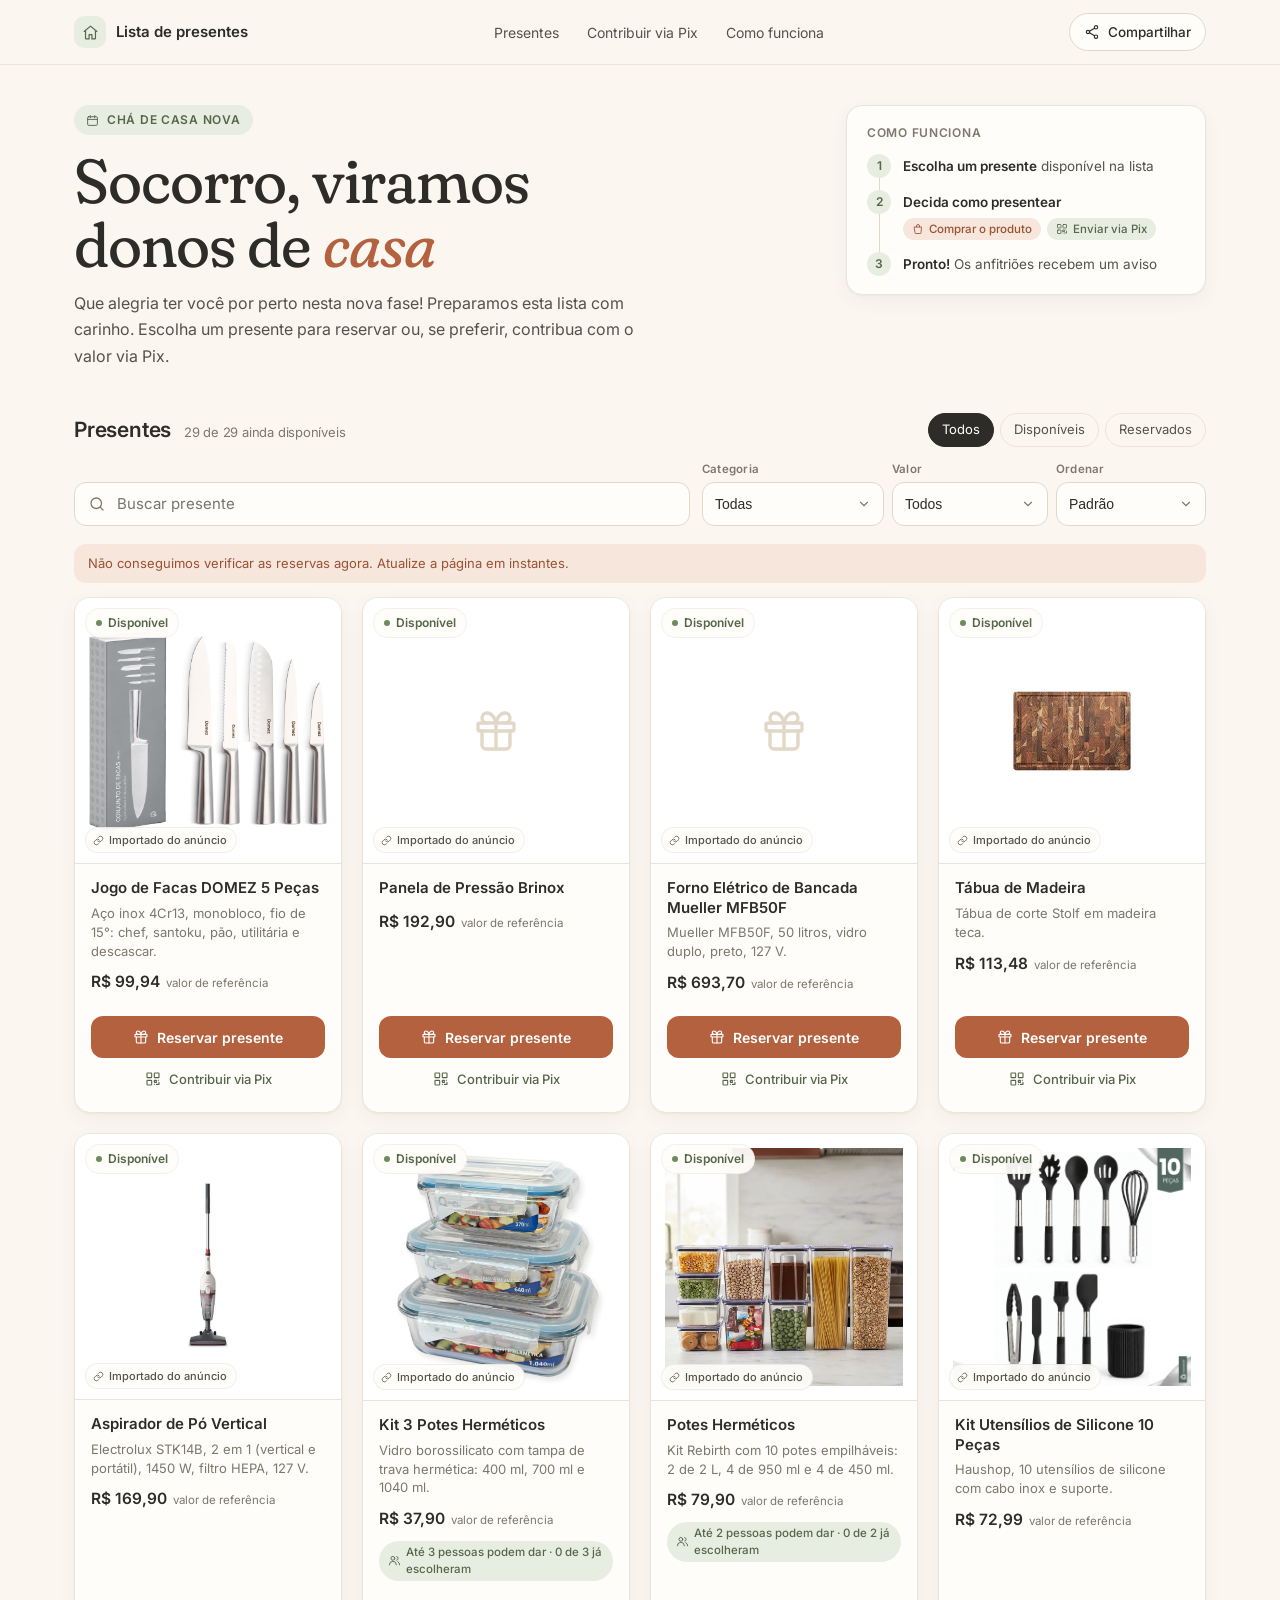
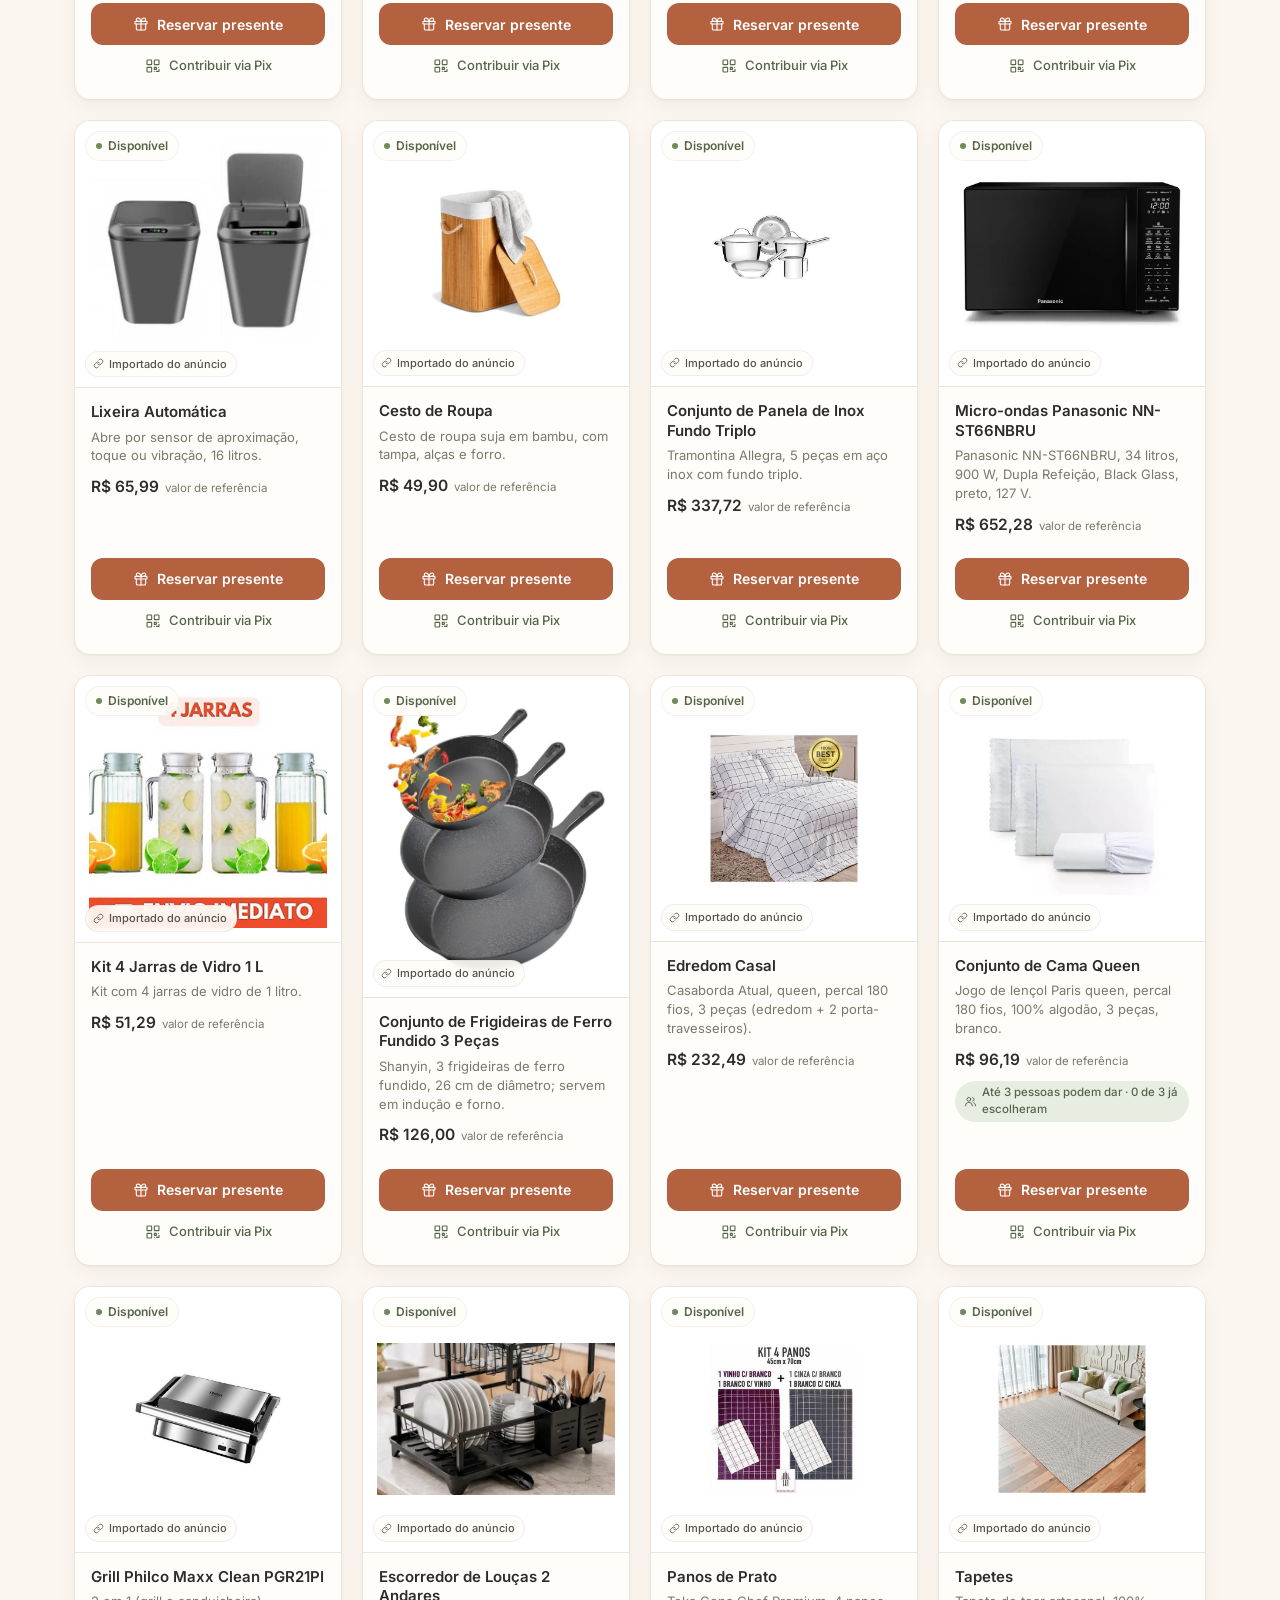
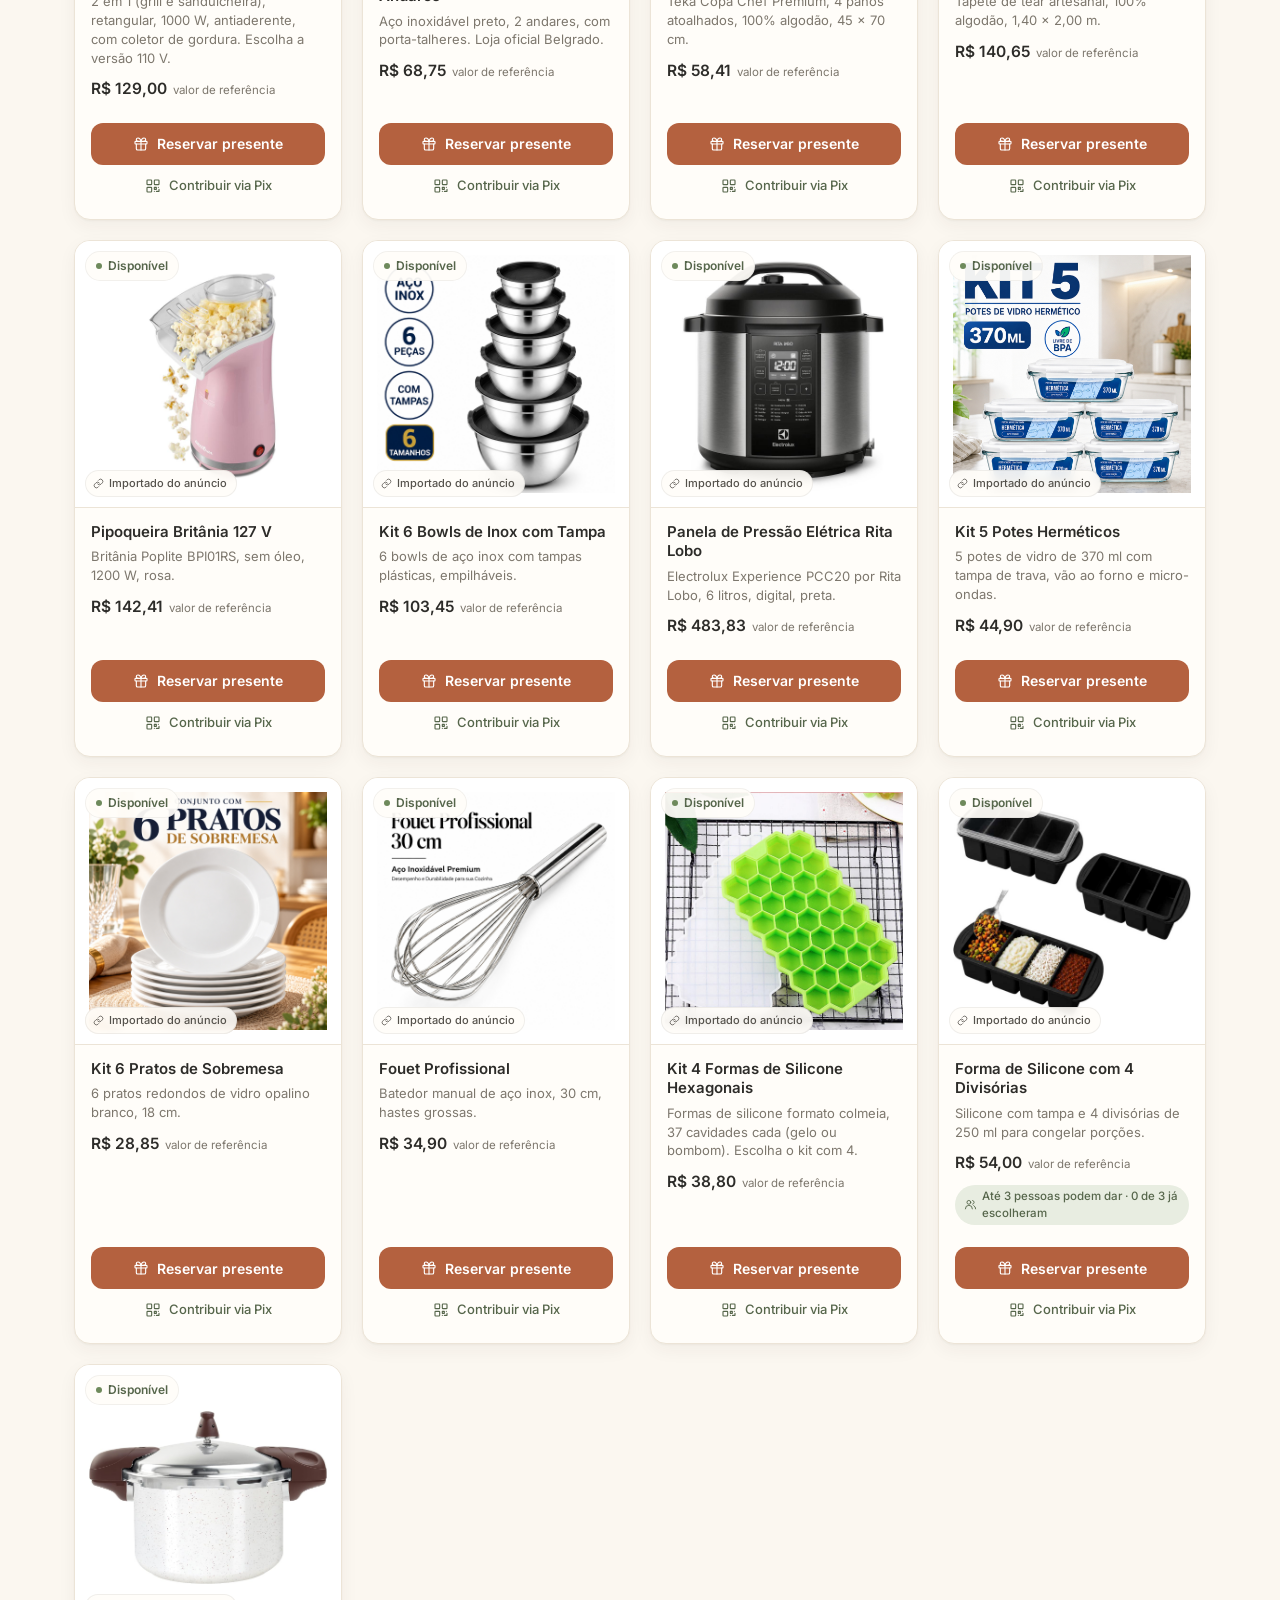
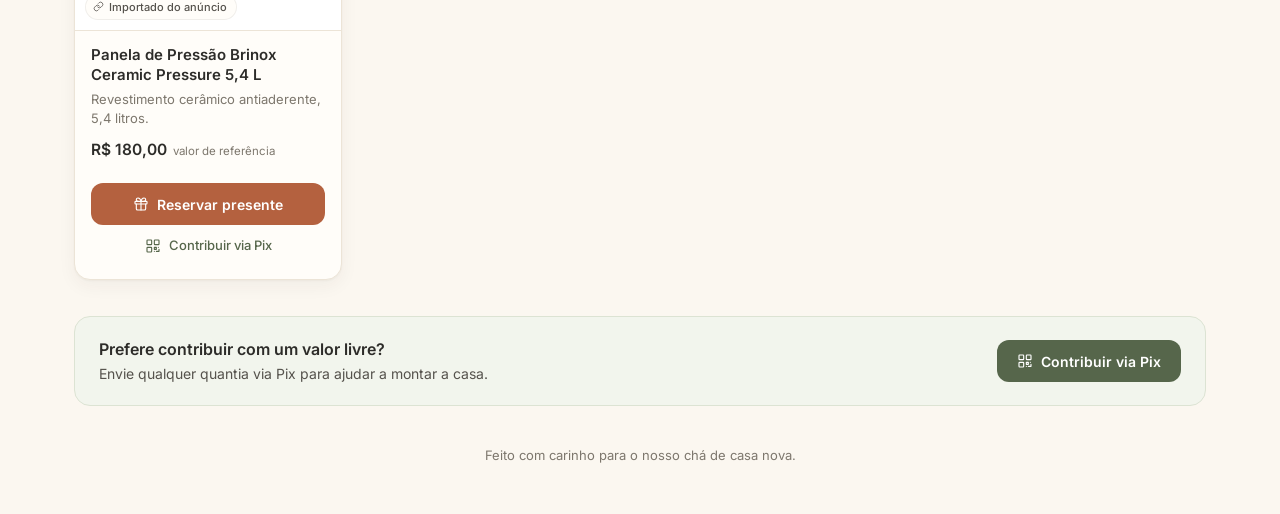
<file: docs/index.html>
<!doctype html>
<html lang="pt-BR">
<head>
<meta charset="utf-8">
<meta name="viewport" content="width=device-width, initial-scale=1, viewport-fit=cover">
<title>Socorro, viramos donos de casa · Lista de presentes</title>
<meta name="description" content="Lista de presentes do nosso chá de casa nova. Escolha um presente ou contribua via Pix.">
<meta name="theme-color" content="#FBF7F0">
<meta property="og:type" content="website">
<meta property="og:title" content="Socorro, viramos donos de casa · Lista de presentes">
<meta property="og:description" content="Escolha um presente para reservar ou contribua via Pix.">
<meta property="og:image" content="https://murilo-amaral.github.io/Lista-de-presentes/img/compartilhar.png">
<meta property="og:image:width" content="1200">
<meta property="og:image:height" content="630">
<meta name="twitter:card" content="summary_large_image">
<link rel="icon" href="data:image/svg+xml,%3Csvg xmlns='http://www.w3.org/2000/svg' viewBox='0 0 32 32'%3E%3Crect width='32' height='32' rx='9' fill='%23E8EDE1'/%3E%3Cpath d='M8 15l8-7 8 7M10 14v9h4v-5h4v5h4v-9' fill='none' stroke='%2356664B' stroke-width='2' stroke-linecap='round' stroke-linejoin='round'/%3E%3C/svg%3E">
<link rel="preconnect" href="https://fonts.googleapis.com">
<link rel="preconnect" href="https://fonts.gstatic.com" crossorigin>
<link href="https://fonts.googleapis.com/css2?family=Fraunces:ital,opsz,wght@0,9..144,400;1,9..144,400&family=Inter:wght@400;500;600&display=swap" rel="stylesheet">
<link rel="stylesheet" href="estilo.css">
</head>
<body>

<svg width="0" height="0" style="position:absolute" aria-hidden="true">
  <symbol id="i-link" viewBox="0 0 24 24"><path d="M10 13a5 5 0 0 0 7.5.5l3-3a5 5 0 0 0-7-7l-1.7 1.7"/><path d="M14 11a5 5 0 0 0-7.5-.5l-3 3a5 5 0 0 0 7 7l1.7-1.7"/></symbol>
  <symbol id="i-gift" viewBox="0 0 24 24"><rect x="3" y="8" width="18" height="4" rx="1"/><path d="M12 8v13"/><path d="M19 12v7a2 2 0 0 1-2 2H7a2 2 0 0 1-2-2v-7"/><path d="M7.5 8a2.5 2.5 0 0 1 0-5C11 3 12 8 12 8s1-5 4.5-5a2.5 2.5 0 0 1 0 5"/></symbol>
  <symbol id="i-home" viewBox="0 0 24 24"><path d="M3 10.5 12 3l9 7.5"/><path d="M5 9.5V20a1 1 0 0 0 1 1h4v-6h4v6h4a1 1 0 0 0 1-1V9.5"/></symbol>
  <symbol id="i-lock" viewBox="0 0 24 24"><rect x="4" y="11" width="16" height="10" rx="2"/><path d="M8 11V7a4 4 0 0 1 8 0v4"/></symbol>
  <symbol id="i-qr" viewBox="0 0 24 24"><rect x="3" y="3" width="7" height="7" rx="1"/><rect x="14" y="3" width="7" height="7" rx="1"/><rect x="3" y="14" width="7" height="7" rx="1"/><path d="M14 14h3v3h-3zM20 14v.01M14 20h.01M17 20h4v-3"/></symbol>
  <symbol id="i-bag" viewBox="0 0 24 24"><path d="M5 8h14l-1 12a1 1 0 0 1-1 1H7a1 1 0 0 1-1-1z"/><path d="M9 8V6a3 3 0 0 1 6 0v2"/></symbol>
  <symbol id="i-copy" viewBox="0 0 24 24"><rect x="9" y="9" width="12" height="12" rx="2"/><path d="M5 15V5a2 2 0 0 1 2-2h10"/></symbol>
  <symbol id="i-check" viewBox="0 0 24 24"><path d="M5 12.5l4.5 4.5L19 7.5"/></symbol>
  <symbol id="i-send" viewBox="0 0 24 24"><path d="M21 3 10 14"/><path d="M21 3l-7 18-4-7-7-4z"/></symbol>
  <symbol id="i-share" viewBox="0 0 24 24"><circle cx="18" cy="5" r="2.5"/><circle cx="6" cy="12" r="2.5"/><circle cx="18" cy="19" r="2.5"/><path d="M8.2 10.8l7.6-4.4M8.2 13.2l7.6 4.4"/></symbol>
  <symbol id="i-x" viewBox="0 0 24 24"><path d="M6 6l12 12M18 6 6 18"/></symbol>
  <symbol id="i-info" viewBox="0 0 24 24"><circle cx="12" cy="12" r="9"/><path d="M12 11v5M12 8h.01"/></symbol>
  <symbol id="i-cal" viewBox="0 0 24 24"><rect x="3" y="5" width="18" height="16" rx="2"/><path d="M3 10h18M8 3v4M16 3v4"/></symbol>
  <symbol id="i-undo" viewBox="0 0 24 24"><path d="M9 14 4 9l5-5"/><path d="M4 9h10.5a5.5 5.5 0 0 1 0 11H11"/></symbol>
  <symbol id="i-search" viewBox="0 0 24 24"><circle cx="11" cy="11" r="7"/><path d="m20 20-3.5-3.5"/></symbol>
  <symbol id="i-users" viewBox="0 0 24 24"><circle cx="9" cy="8" r="3.5"/><path d="M2.5 20a6.5 6.5 0 0 1 13 0"/><path d="M16 4.6a3.5 3.5 0 0 1 0 6.8M18 14a6.5 6.5 0 0 1 3.5 6"/></symbol>
  <symbol id="i-ext" viewBox="0 0 24 24"><path d="M14 4h6v6M20 4l-9 9"/><path d="M18 14v5a1 1 0 0 1-1 1H5a1 1 0 0 1-1-1V7a1 1 0 0 1 1-1h5"/></symbol>
</svg>

<header class="nav">
  <div class="wrap nav-in">
    <a class="brand" href="#topo"><span class="mk"><svg class="i"><use href="#i-home"/></svg></span>Lista de presentes</a>
    <nav class="links">
      <a href="#presentes">Presentes</a>
      <a href="#" data-abrir-pix>Contribuir via Pix</a>
      <a href="#como-funciona">Como funciona</a>
    </nav>
    <button class="share" id="btnCompartilhar" type="button"><svg class="i"><use href="#i-share"/></svg><span>Compartilhar</span></button>
  </div>
</header>

<main id="topo">
  <section class="wrap hero">
    <div class="hero-txt">
      <span class="eyebrow"><svg class="i"><use href="#i-cal"/></svg><span id="etiqueta"></span></span>
      <h1 class="serif" id="titulo"></h1>
      <p class="lead" id="mensagem"></p>
    </div>
    <aside class="how" id="como-funciona">
      <h4>Como funciona</h4>
      <div class="step"><span class="n">1</span><div class="tx"><b>Escolha um presente</b> disponível na lista</div></div>
      <div class="step"><span class="n">2</span><div class="tx"><b>Decida como presentear</b>
        <div class="or"><span class="chip t"><svg class="i"><use href="#i-bag"/></svg>Comprar o produto</span><span class="chip s"><svg class="i"><use href="#i-qr"/></svg>Enviar via Pix</span></div></div></div>
      <div class="step"><span class="n">3</span><div class="tx"><b>Pronto!</b> Os anfitriões recebem um aviso</div></div>
    </aside>
  </section>

  <section class="wrap" id="presentes">
    <div class="sechead">
      <h2>Presentes <small id="contagem"></small></h2>
      <div class="filters" role="tablist">
        <button class="on" data-filtro="todos" type="button">Todos</button>
        <button data-filtro="disponiveis" type="button">Disponíveis</button>
        <button data-filtro="reservados" type="button">Reservados</button>
      </div>
    </div>
    <div class="busca">
      <label class="lupa">
        <svg class="i"><use href="#i-search"/></svg>
        <input type="search" id="busca" placeholder="Buscar presente" aria-label="Buscar presente" autocomplete="off">
        <button type="button" class="limpar-busca" id="limparBusca" aria-label="Limpar busca" hidden><svg class="i"><use href="#i-x"/></svg></button>
      </label>
      <div class="selects">
        <label class="sel" id="selCategoriaWrap"><span>Categoria</span>
          <select id="selCategoria"><option value="">Todas</option></select>
        </label>
        <label class="sel"><span>Valor</span>
          <select id="selValor">
            <option value="">Todos</option>
            <option value="0-100">Até R$ 100</option>
            <option value="100-300">R$ 100 a R$ 300</option>
            <option value="300-">Acima de R$ 300</option>
          </select>
        </label>
        <label class="sel"><span>Ordenar</span>
          <select id="selOrdem">
            <option value="">Padrão</option>
            <option value="menor">Menor preço</option>
            <option value="maior">Maior preço</option>
            <option value="az">A–Z</option>
          </select>
        </label>
      </div>
    </div>
    <div class="aviso" id="aviso" hidden></div>
    <div class="grid" id="grade"></div>
    <div class="vazio" id="vazio" hidden>
      <span class="mk"><svg class="i"><use href="#i-gift"/></svg></span>
      <b>Os presentes aparecem aqui em breve</b>
      <span>Enquanto isso, você já pode contribuir via Pix.</span>
    </div>
  </section>

  <section class="wrap pix-faixa">
    <div>
      <b>Prefere contribuir com um valor livre?</b>
      <span>Envie qualquer quantia via Pix para ajudar a montar a casa.</span>
    </div>
    <button class="btn sage" type="button" data-abrir-pix><svg class="i"><use href="#i-qr"/></svg>Contribuir via Pix</button>
  </section>
</main>

<footer class="wrap rodape">Feito com carinho para o nosso chá de casa nova.</footer>

<!-- ============ Modal: reservar ============ -->
<dialog class="modal" id="modalReserva" aria-labelledby="mrTitulo">
  <form method="dialog" class="modal-in" id="formReserva">
    <div class="top"><h3 id="mrTitulo">Reservar presente</h3><button class="x" type="button" data-fechar aria-label="Fechar"><svg class="i"><use href="#i-x"/></svg></button></div>
    <div class="item" data-item></div>
    <div class="opts">
      <button type="button" class="opt on" data-modo="comprar"><span class="radio"></span><span class="oi t"><svg class="i"><use href="#i-bag"/></svg></span><b>Comprar o produto</b><span>Você compra e entrega</span></button>
      <button type="button" class="opt" data-modo="pix"><span class="radio"></span><span class="oi s"><svg class="i"><use href="#i-qr"/></svg></span><b>Contribuir via Pix</b><span>Envie o valor aos anfitriões</span></button>
    </div>
    <a class="anuncio" id="mrAnuncio" target="_blank" rel="noopener"><svg class="i"><use href="#i-ext"/></svg>Ver o anúncio do produto</a>
    <label class="campo">Seu nome <small>(só os anfitriões verão)</small>
      <input type="text" name="nome" maxlength="60" autocomplete="name" placeholder="Como os anfitriões te chamam" required>
    </label>
    <p class="erro" data-erro hidden></p>
    <button class="btn pri grande" type="submit" data-enviar><svg class="i"><use href="#i-gift"/></svg>Confirmar reserva</button>
    <p class="note"><svg class="i"><use href="#i-info"/></svg>Depois de reservar, o presente aparece como "Tem dono" para os outros convidados. Se mudar de ideia, você pode retirar a reserva por este mesmo aparelho.</p>
  </form>
</dialog>

<!-- ============ Modal: Pix ============ -->
<dialog class="modal" id="modalPix" aria-labelledby="mpTitulo">
  <form method="dialog" class="modal-in" id="formPix">
    <div class="top"><h3 id="mpTitulo">Contribuir via Pix</h3><button class="x" type="button" data-fechar aria-label="Fechar"><svg class="i"><use href="#i-x"/></svg></button></div>
    <div class="item" data-item></div>
    <div data-pix-ok>
      <div class="qrwrap">
        <div class="qr" id="qr"></div>
        <div class="qrtx"><b>Escaneie no app do banco</b><span>Use a câmera do app do seu banco.</span><span class="sugerido" id="mpSugerido"></span></div>
      </div>
      <div class="orlbl">Ou copie a chave Pix</div>
      <div class="keyrow">
        <div class="key" id="mpChave"></div>
        <button class="copy" type="button" id="btnCopiar"><svg class="i"><use href="#i-copy"/></svg><span>Copiar chave</span></button>
      </div>
      <div class="avisar">
        <b>Já enviou? Avise os anfitriões</b>
        <label class="campo">Seu nome
          <input type="text" name="nome" maxlength="60" autocomplete="name" placeholder="Como os anfitriões te chamam">
        </label>
        <p class="note" id="mpNotaReserva" hidden><svg class="i"><use href="#i-info"/></svg>Ao avisar, este presente fica reservado para você e aparece como "Tem dono" para os outros convidados.</p>
        <p class="erro" data-erro hidden></p>
        <button class="btn sage grande" type="submit" data-enviar><svg class="i"><use href="#i-send"/></svg><span id="mpEnviarTxt">Avisar que enviei</span></button>
      </div>
    </div>
    <div class="pix-off" data-pix-off hidden>
      <svg class="i"><use href="#i-info"/></svg>
      <span>A chave Pix ainda não foi configurada pelos anfitriões.</span>
    </div>
  </form>
</dialog>

<!-- ============ Modal: retirar reserva ============ -->
<dialog class="modal" id="modalCancelar" aria-labelledby="mcTitulo">
  <form method="dialog" class="modal-in" id="formCancelar">
    <div class="top"><h3 id="mcTitulo">Retirar reserva?</h3><button class="x" type="button" data-fechar aria-label="Fechar"><svg class="i"><use href="#i-x"/></svg></button></div>
    <div class="item" data-item></div>
    <p class="txt">O presente volta a ficar disponível para os outros convidados, e os anfitriões são avisados.</p>
    <p class="erro" data-erro hidden></p>
    <div class="duplo">
      <button class="btn claro grande" type="button" data-fechar>Manter reserva</button>
      <button class="btn pri grande" type="submit" data-enviar><svg class="i"><use href="#i-undo"/></svg>Retirar reserva</button>
    </div>
  </form>
</dialog>

<!-- ============ Confirmação ============ -->
<div class="toast" id="toast" role="status" aria-live="polite" hidden>
  <span class="ck"><svg class="i"><use href="#i-check"/></svg></span>
  <div><b id="toastTitulo">Reservado com sucesso</b><span id="toastTexto"></span><span class="tg" id="toastTg" hidden><svg class="i"><use href="#i-send"/></svg>Notificação enviada pelo Telegram</span></div>
  <button class="x" id="toastFechar" aria-label="Fechar"><svg class="i"><use href="#i-x"/></svg></button>
</div>

<script src="config.js"></script>
<script src="vendor/qrcode.js"></script>
<script src="app.js"></script>
</body>
</html>
</file>
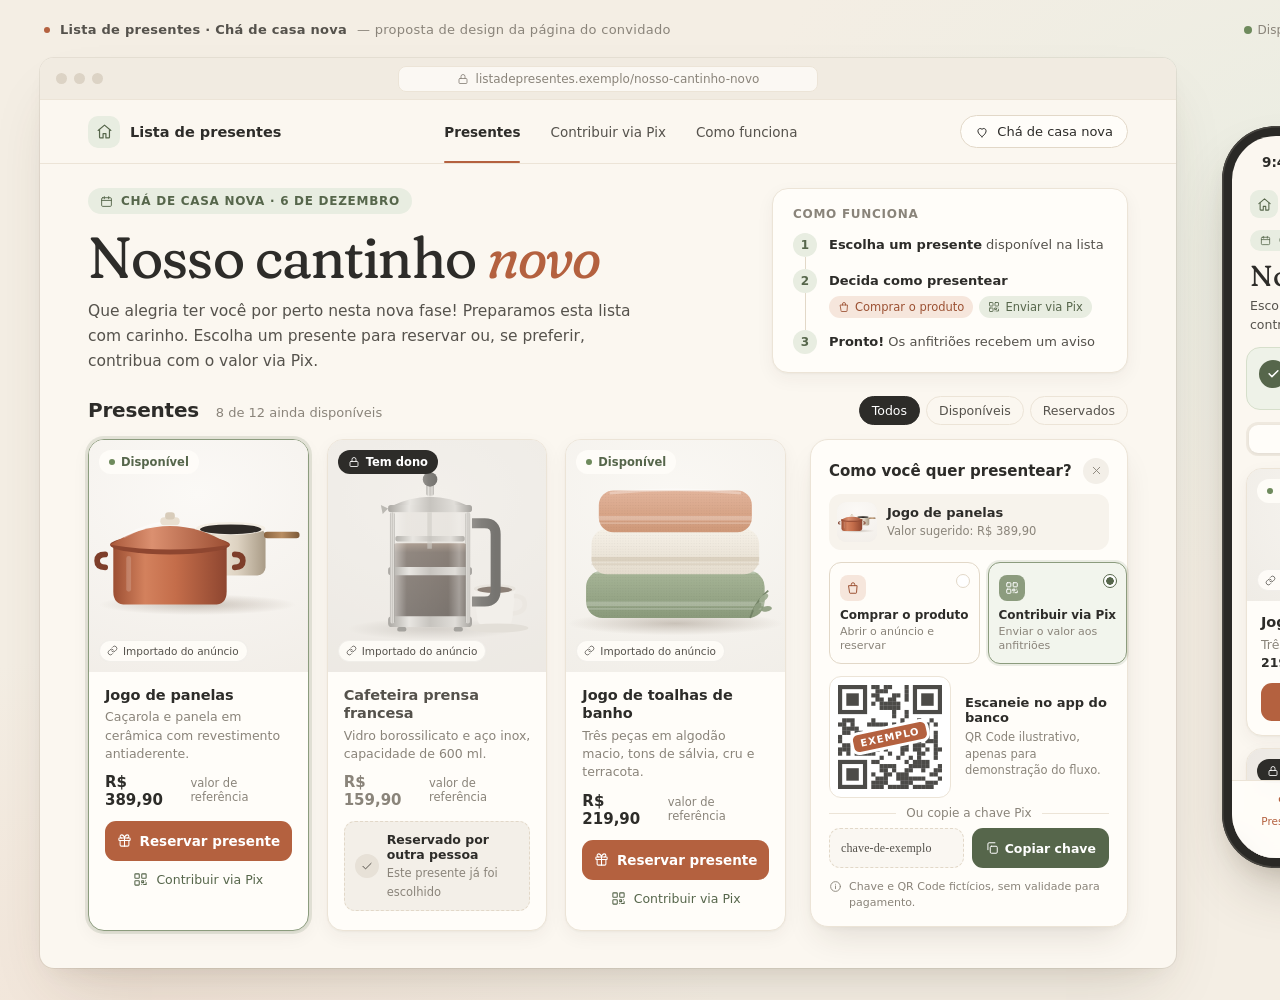
<file: mockup/mockup.html>
<!doctype html>
<html lang="pt-BR">
<head>
<meta charset="utf-8">
<title>Nosso cantinho novo — Mockup</title>
<link rel="preconnect" href="https://fonts.googleapis.com">
<link href="https://fonts.googleapis.com/css2?family=Fraunces:ital,opsz,wght@0,9..144,400;0,9..144,500;1,9..144,400;1,9..144,500&display=block" rel="stylesheet">
<style>
  :root{
    --bg:#F4EEE4;
    --cream:#FBF7F0;
    --surface:#FFFDF9;
    --line:#ECE4D7;
    --line-2:#E2D8C8;
    --ink:#2D2C29;
    --ink-2:#55524C;
    --muted:#8A847A;
    --sage:#8C9C7E;
    --sage-d:#56664B;
    --sage-l:#E8EDE1;
    --sage-ll:#F2F5ED;
    --terra:#B4613F;
    --terra-d:#9C5133;
    --terra-l:#F6E6DC;
    --shadow:0 1px 2px rgba(60,45,30,.04),0 6px 18px rgba(60,45,30,.05);
  }
  *{box-sizing:border-box;margin:0;padding:0}
  html,body{width:1600px;height:1000px;overflow:hidden}
  body{
    font-family:Inter,system-ui,sans-serif;color:var(--ink);
    background:
      radial-gradient(900px 600px at 85% 20%, #EAEDE2 0%, rgba(234,237,226,0) 70%),
      radial-gradient(800px 500px at 10% 100%, #F1E4D8 0%, rgba(241,228,216,0) 70%),
      var(--bg);
    -webkit-font-smoothing:antialiased;
    font-feature-settings:"cv11","ss01";
    position:relative;
  }
  .serif{font-family:Fraunces,Georgia,serif;font-variation-settings:"SOFT" 100}
  svg.i{width:16px;height:16px;fill:none;stroke:currentColor;stroke-width:1.7;stroke-linecap:round;stroke-linejoin:round;flex:none}

  /* ---------- presentation caption ---------- */
  .caption{position:absolute;left:44px;top:22px;right:44px;display:flex;align-items:center;justify-content:space-between;color:var(--ink-2)}
  .caption .t{font-size:13px;font-weight:600;letter-spacing:.02em;display:flex;align-items:center;gap:10px}
  .caption .t .dot{width:6px;height:6px;border-radius:50%;background:var(--terra)}
  .caption .t span.m{font-weight:400;color:var(--muted)}
  .caption .legend{display:flex;gap:18px;font-size:12px;color:var(--muted)}
  .caption .legend b{display:inline-block;width:8px;height:8px;border-radius:50%;margin-right:6px;vertical-align:0}

  /* ---------- desktop window ---------- */
  .desk{position:absolute;left:40px;top:58px;width:1136px;height:910px;background:var(--cream);border-radius:14px;overflow:hidden;
    box-shadow:0 0 0 1px rgba(70,55,35,.08),0 30px 60px -20px rgba(70,55,35,.18),0 10px 24px -12px rgba(70,55,35,.10)}
  .chrome{height:42px;background:#F1EBE1;border-bottom:1px solid var(--line);display:flex;align-items:center;padding:0 16px;gap:14px}
  .chrome .dots{display:flex;gap:7px}
  .chrome .dots i{width:11px;height:11px;border-radius:50%;background:#DCD3C5;display:block}
  .chrome .url{margin:0 auto;width:420px;height:26px;border-radius:8px;background:#FBF8F3;border:1px solid var(--line);display:flex;align-items:center;justify-content:center;gap:7px;font-size:12px;color:var(--muted)}
  .chrome .url svg{width:12px;height:12px}
  .chrome .sp{width:47px}

  .nav{height:64px;display:flex;align-items:center;justify-content:space-between;padding:0 48px;border-bottom:1px solid var(--line);background:var(--cream)}
  .brand{display:flex;align-items:center;gap:10px;font-weight:600;font-size:14.5px}
  .brand .mk{width:32px;height:32px;border-radius:10px;background:var(--sage-l);color:var(--sage-d);display:grid;place-items:center}
  .nav .links{display:flex;align-items:center;gap:30px;font-size:13.5px;color:var(--ink-2)}
  .nav .links a.on{color:var(--ink);font-weight:600;position:relative}
  .nav .links a.on:after{content:"";position:absolute;left:0;right:0;bottom:-23px;height:2px;background:var(--terra);border-radius:2px}
  .nav .share{display:flex;align-items:center;gap:8px;font-size:13px;font-weight:500;color:var(--ink);border:1px solid var(--line-2);border-radius:999px;padding:8px 14px;background:var(--surface)}

  .page{padding:24px 48px 0}
  .hero{display:flex;justify-content:space-between;align-items:flex-start;gap:40px}
  .eyebrow{display:inline-flex;align-items:center;gap:8px;font-size:12px;font-weight:600;letter-spacing:.06em;text-transform:uppercase;color:var(--sage-d);background:var(--sage-l);border-radius:999px;padding:6px 12px}
  .hero h1{font-size:58px;line-height:1.02;font-weight:400;letter-spacing:-.015em;margin:14px 0 12px;color:var(--ink)}
  .hero h1 em{font-style:italic;color:var(--terra)}
  .hero p.lead{font-size:15.5px;line-height:1.6;color:var(--ink-2);max-width:560px}

  .how{width:356px;flex:none;background:var(--surface);border:1px solid var(--line);border-radius:16px;padding:18px 20px;box-shadow:var(--shadow)}
  .how h4{font-size:12px;font-weight:600;letter-spacing:.06em;text-transform:uppercase;color:var(--muted);margin-bottom:12px}
  .step{display:flex;gap:12px;align-items:flex-start;position:relative;padding-bottom:12px}
  .step:last-child{padding-bottom:0}
  .step .n{width:24px;height:24px;border-radius:50%;display:grid;place-items:center;font-size:12px;font-weight:600;background:var(--sage-l);color:var(--sage-d);flex:none;position:relative;z-index:1}
  .step:not(:last-child):before{content:"";position:absolute;left:11.5px;top:24px;bottom:0;width:1px;background:var(--line-2)}
  .step .tx{font-size:13px;line-height:1.4;color:var(--ink-2);padding-top:3px}
  .step .tx b{color:var(--ink);font-weight:600}
  .step .or{display:flex;gap:6px;margin-top:6px}
  .chip{white-space:nowrap;display:inline-flex;align-items:center;gap:5px;font-size:11.5px;font-weight:500;border-radius:999px;padding:3px 9px}
  .chip.t{background:var(--terra-l);color:var(--terra-d)}
  .chip.s{background:var(--sage-l);color:var(--sage-d)}
  .chip svg{width:12px;height:12px}

  .sechead{display:flex;align-items:center;justify-content:space-between;margin:22px 0 14px}
  .sechead h2{font-size:20px;font-weight:600;letter-spacing:-.01em}
  .sechead h2 small{font-size:13px;font-weight:400;color:var(--muted);margin-left:10px;letter-spacing:0}
  .filters{display:flex;gap:6px}
  .filters span{font-size:12.5px;padding:6px 12px;border-radius:999px;color:var(--ink-2);border:1px solid var(--line)}
  .filters span.on{background:var(--ink);color:#fff;border-color:var(--ink)}

  .body{display:flex;gap:24px;align-items:flex-start}
  .grid{display:grid;grid-template-columns:repeat(3,1fr);gap:18px;flex:1}

  /* ---------- product card ---------- */
  .card{background:var(--surface);border:1px solid var(--line);border-radius:16px;overflow:hidden;box-shadow:var(--shadow);position:relative}
  .card.sel{border-color:var(--sage);box-shadow:0 0 0 3px rgba(140,156,126,.22),var(--shadow)}
  .ph{height:232px;position:relative;display:grid;place-items:center;overflow:hidden}
  .ph svg.prod{width:100%;height:100%}
  .imp{position:absolute;left:10px;bottom:10px;display:inline-flex;align-items:center;gap:5px;font-size:10.5px;font-weight:500;color:var(--ink-2);background:rgba(255,253,249,.88);backdrop-filter:blur(4px);border:1px solid rgba(0,0,0,.05);border-radius:999px;padding:4px 8px 4px 7px}
  .imp svg{width:11px;height:11px}
  .badge{position:absolute;left:10px;top:10px;display:inline-flex;align-items:center;gap:6px;font-size:11.5px;font-weight:600;border-radius:999px;padding:5px 10px}
  .badge.av{background:rgba(255,253,249,.92);color:var(--sage-d)}
  .badge.av i{width:6px;height:6px;border-radius:50%;background:#6E8A5C;display:block}
  .badge.own{background:var(--ink);color:#fff}
  .badge svg{width:12px;height:12px}
  .card.res .ph svg.prod{filter:grayscale(.55) opacity(.6)}
  .card.res .ph{background:#EEEAE3 !important}
  .cb{padding:14px 16px 16px}
  .cb h3{font-size:14.5px;font-weight:600;line-height:1.3;letter-spacing:-.005em}
  .cb p{font-size:12.5px;line-height:1.45;color:var(--muted);margin-top:4px;min-height:36px}
  .price{display:flex;align-items:baseline;gap:6px;margin:10px 0 12px}
  .price b{font-size:15px;font-weight:600}
  .price span{font-size:11.5px;color:var(--muted)}
  .btn{display:flex;align-items:center;justify-content:center;gap:8px;height:40px;border-radius:11px;font-size:13.5px;font-weight:600;width:100%}
  .btn.pri{background:var(--terra);color:#fff}
  .btn.sec{background:transparent;color:var(--sage-d);height:30px;font-weight:500;font-size:12.5px;margin-top:4px}
  .btn svg{width:15px;height:15px}
  .resbox{border-radius:11px;background:#F3EFE8;border:1px dashed var(--line-2);padding:10px 10px;display:flex;gap:8px;align-items:center}
  .resbox .ic{width:24px;height:24px;border-radius:50%;background:#E7E1D7;color:var(--ink-2);display:grid;place-items:center;flex:none}
  .resbox b{display:block;font-size:12.5px;font-weight:600;color:var(--ink)}
  .resbox span{font-size:11.5px;color:var(--muted)}
  .card.res .cb h3{color:var(--ink-2)}
  .card.res .price b{color:var(--muted)}

  /* ---------- Pix panel ---------- */
  .pix{width:318px;flex:none;background:var(--surface);border:1px solid var(--line);border-radius:18px;box-shadow:0 2px 4px rgba(60,45,30,.04),0 16px 34px -10px rgba(60,45,30,.14);padding:18px 18px 16px}
  .pix .top{display:flex;justify-content:space-between;align-items:center}
  .pix .top h4{font-size:15px;font-weight:600}
  .pix .top .x{width:26px;height:26px;border-radius:50%;background:#F3EFE8;display:grid;place-items:center;color:var(--muted)}
  .pix .item{display:flex;align-items:center;gap:10px;margin:10px 0 12px;padding:8px;border-radius:12px;background:#F7F3EC}
  .pix .item .th{width:40px;height:40px;border-radius:9px;background:#F1EEE9;overflow:hidden;flex:none}
  .pix .item .th svg{width:100%;height:100%}
  .pix .item b{display:block;font-size:13px;font-weight:600}
  .pix .item span{font-size:11.5px;color:var(--muted)}
  .opts{display:grid;grid-template-columns:1fr 1fr;gap:8px}
  .opt{border:1px solid var(--line-2);border-radius:12px;padding:10px 10px 10px;position:relative}
  .opt .oi{width:26px;height:26px;border-radius:8px;display:grid;place-items:center;margin-bottom:7px}
  .opt b{display:block;white-space:nowrap;font-size:12px;font-weight:600;line-height:1.25}
  .opt span{display:block;font-size:11px;color:var(--muted);margin-top:2px;line-height:1.3}
  .opt.a .oi{background:var(--terra-l);color:var(--terra-d)}
  .opt.b{border-color:var(--sage);background:var(--sage-ll);box-shadow:0 0 0 2px rgba(140,156,126,.18)}
  .opt.b .oi{background:var(--sage);color:#fff}
  .opt .radio{position:absolute;right:9px;top:9px;width:14px;height:14px;border-radius:50%;border:1.5px solid var(--line-2);background:#fff}
  .opt.b .radio{border-color:var(--sage-d);background:radial-gradient(circle,var(--sage-d) 0 3.5px,#fff 4px)}
  .qrwrap{margin:12px 0 8px;display:flex;gap:14px;align-items:center}
  .qr{width:122px;height:122px;border-radius:12px;background:#fff;border:1px solid var(--line);padding:8px;position:relative;flex:none}
  .qr canvas{width:104px;height:104px;display:block;opacity:.85}
  .qr .demo{position:absolute;left:50%;top:50%;transform:translate(-50%,-50%) rotate(-12deg);background:var(--terra);color:#fff;font-size:10px;font-weight:700;letter-spacing:.1em;padding:3px 7px;border-radius:5px;box-shadow:0 0 0 3px #fff}
  .qrtx b{display:block;font-size:13px;font-weight:600;margin-bottom:4px}
  .qrtx span{font-size:11.5px;line-height:1.45;color:var(--muted);display:block}
  .orlbl{display:flex;align-items:center;gap:10px;font-size:12px;color:var(--muted);margin:4px 0 8px}
  .orlbl:before,.orlbl:after{content:"";flex:1;height:1px;background:var(--line)}
  .keyrow{display:flex;gap:8px}
  .key{flex:1;height:40px;border-radius:11px;border:1px dashed var(--line-2);background:#FAF7F2;display:flex;align-items:center;padding:0 11px;font-size:12px;color:var(--ink-2);font-family:"Inter";letter-spacing:.01em;white-space:nowrap;overflow:hidden}
  .copy{height:40px;border-radius:11px;background:var(--sage-d);color:#fff;font-size:12.5px;font-weight:600;padding:0 13px;display:flex;align-items:center;gap:6px}
  .copy svg{width:14px;height:14px}
  .note{display:flex;gap:7px;align-items:flex-start;font-size:11px;line-height:1.4;color:var(--muted);margin-top:11px}
  .note svg{width:13px;height:13px;margin-top:1px}

  /* ---------- phone ---------- */
  .phone{position:absolute;left:1222px;top:126px;width:346px;height:742px;border-radius:54px;background:#2A2926;padding:10px;
    box-shadow:0 0 0 1.5px #474540 inset,0 30px 60px -18px rgba(70,55,35,.30),0 12px 26px -12px rgba(70,55,35,.18)}
  .screen{width:100%;height:100%;border-radius:44px;background:var(--cream);overflow:hidden;position:relative}
  .island{position:absolute;left:50%;top:10px;transform:translateX(-50%);width:96px;height:28px;border-radius:20px;background:#1C1B19;z-index:5}
  .sbar{height:48px;display:flex;justify-content:space-between;align-items:center;padding:4px 28px 0 30px;font-size:13.5px;font-weight:600}
  .sbar .r{display:flex;gap:5px;align-items:center}
  .sbar .r svg{width:16px;height:12px}
  .mtop{padding:4px 18px 0;display:flex;justify-content:space-between;align-items:center}
  .mtop .brand{font-size:13px}
  .mtop .brand .mk{width:28px;height:28px;border-radius:9px}
  .mtop .sh{width:32px;height:32px;border-radius:50%;border:1px solid var(--line-2);display:grid;place-items:center;background:var(--surface)}
  .mhero{padding:10px 18px 0}
  .mhero .eyebrow{font-size:10px;padding:5px 10px}
  .mhero h1{white-space:nowrap;font-size:29px;line-height:1.05;font-weight:400;margin:10px 0 6px;letter-spacing:-.01em}
  .mhero h1 em{font-style:italic;color:var(--terra)}
  .mhero p{font-size:12.5px;line-height:1.5;color:var(--ink-2)}
  .toast{margin:12px 14px 0;border-radius:14px;background:#EEF2E8;border:1px solid #D6DFCB;padding:11px 12px;display:flex;gap:10px;align-items:flex-start}
  .toast .ck{width:28px;height:28px;border-radius:50%;background:var(--sage-d);color:#fff;display:grid;place-items:center;flex:none}
  .toast .ck svg{width:15px;height:15px;stroke-width:2.4}
  .toast b{display:block;font-size:13px;font-weight:600;color:#3F4D35}
  .toast span{display:block;font-size:11.5px;color:#5C6A52;margin-top:1px}
  .toast .tg{display:inline-flex;align-items:center;gap:5px;margin-top:6px;font-size:10.5px;font-weight:500;color:#5C6A52;background:rgba(255,255,255,.65);border-radius:999px;padding:3px 8px}
  .toast .tg svg{width:11px;height:11px}
  .mtabs{display:flex;margin:12px 14px 0;background:#EFE9DF;border-radius:12px;padding:3px}
  .mtabs span{flex:1;text-align:center;font-size:12px;font-weight:500;color:var(--ink-2);padding:7px 0;border-radius:9px;display:flex;align-items:center;justify-content:center;gap:5px}
  .mtabs span.on{background:var(--surface);color:var(--ink);font-weight:600;box-shadow:0 1px 3px rgba(0,0,0,.06)}
  .mtabs svg{width:13px;height:13px}
  .mlist{padding:12px 14px 0;display:flex;flex-direction:column;gap:12px}
  .mcard{background:var(--surface);border:1px solid var(--line);border-radius:16px;overflow:hidden;box-shadow:var(--shadow);position:relative}
  .mcard .ph{height:132px}
  .mcard .cb{padding:12px 14px 14px}
  .mcard .cb p{min-height:0}
  .mcard .row{display:flex;gap:8px;margin-top:10px}
  .mcard .btn{height:38px;font-size:13px}
  .mcard .pixbtn{width:44px;flex:none;height:38px;border-radius:11px;border:1px solid var(--line-2);display:grid;place-items:center;color:var(--sage-d)}
  .mcard.res .ph svg.prod{filter:grayscale(.55) opacity(.6)}
  .mcard.res .ph{background:#EEEAE3 !important}
  .mnav{position:absolute;left:0;right:0;bottom:0;height:78px;background:rgba(255,253,249,.96);backdrop-filter:blur(8px);border-top:1px solid var(--line);display:flex;justify-content:space-around;padding-top:10px}
  .mnav div{display:flex;flex-direction:column;align-items:center;gap:4px;font-size:10.5px;color:var(--muted);font-weight:500}
  .mnav div.on{color:var(--terra)}
  .mnav svg{width:20px;height:20px}
  .mnav:after{content:"";position:absolute;bottom:8px;left:50%;transform:translateX(-50%);width:118px;height:4px;border-radius:4px;background:#2A2926}
</style>
</head>
<body>

<!-- ===== shared product artwork ===== -->
<svg width="0" height="0" style="position:absolute">
  <defs>
    <!-- panelas -->
    <linearGradient id="potBody" x1="0" x2="1">
      <stop offset="0" stop-color="#9C4F33"/><stop offset=".28" stop-color="#D3815D"/><stop offset=".55" stop-color="#C46D4A"/><stop offset="1" stop-color="#8E4630"/>
    </linearGradient>
    <linearGradient id="potLid" x1="0" x2="1">
      <stop offset="0" stop-color="#A9583A"/><stop offset=".35" stop-color="#DB9070"/><stop offset="1" stop-color="#9A4D32"/>
    </linearGradient>
    <linearGradient id="potBody2" x1="0" x2="1">
      <stop offset="0" stop-color="#B9AC98"/><stop offset=".3" stop-color="#EDE5D7"/><stop offset=".6" stop-color="#DDD2C1"/><stop offset="1" stop-color="#A99B86"/>
    </linearGradient>
    <linearGradient id="wood" x1="0" x2="1"><stop offset="0" stop-color="#8A6440"/><stop offset=".5" stop-color="#B98E62"/><stop offset="1" stop-color="#7C5937"/></linearGradient>
    <radialGradient id="shadow"><stop offset="0" stop-color="#5A4632" stop-opacity=".28"/><stop offset="1" stop-color="#5A4632" stop-opacity="0"/></radialGradient>
    <radialGradient id="bgPan" cx=".5" cy=".38" r=".75"><stop offset="0" stop-color="#FBF9F6"/><stop offset="1" stop-color="#ECE7E0"/></radialGradient>
    <radialGradient id="bgCof" cx=".5" cy=".38" r=".75"><stop offset="0" stop-color="#F8F3EC"/><stop offset="1" stop-color="#E7DED2"/></radialGradient>
    <radialGradient id="bgTow" cx=".5" cy=".38" r=".75"><stop offset="0" stop-color="#FAF8F4"/><stop offset="1" stop-color="#EAE6DF"/></radialGradient>
    <!-- cafeteira -->
    <linearGradient id="glass" x1="0" x2="1">
      <stop offset="0" stop-color="#ffffff" stop-opacity=".55"/><stop offset=".18" stop-color="#ffffff" stop-opacity=".12"/><stop offset=".75" stop-color="#ffffff" stop-opacity=".05"/><stop offset=".9" stop-color="#ffffff" stop-opacity=".35"/><stop offset="1" stop-color="#ffffff" stop-opacity=".1"/>
    </linearGradient>
    <linearGradient id="coffee" x1="0" y1="0" x2="0" y2="1"><stop offset="0" stop-color="#8A5530"/><stop offset=".12" stop-color="#4A2A17"/><stop offset="1" stop-color="#2B170C"/></linearGradient>
    <linearGradient id="steel" x1="0" x2="1">
      <stop offset="0" stop-color="#7E7A72"/><stop offset=".25" stop-color="#E6E3DD"/><stop offset=".5" stop-color="#AFAAA1"/><stop offset=".8" stop-color="#D9D5CE"/><stop offset="1" stop-color="#77736B"/>
    </linearGradient>
    <linearGradient id="cork" x1="0" x2="1"><stop offset="0" stop-color="#5A5650"/><stop offset=".4" stop-color="#3A3833"/><stop offset="1" stop-color="#262522"/></linearGradient>
    <!-- toalhas -->
    <linearGradient id="tw1" x1="0" y1="0" x2="0" y2="1"><stop offset="0" stop-color="#A7B597"/><stop offset="1" stop-color="#8A9A7B"/></linearGradient>
    <linearGradient id="tw2" x1="0" y1="0" x2="0" y2="1"><stop offset="0" stop-color="#F6F1E8"/><stop offset="1" stop-color="#E4DCCD"/></linearGradient>
    <linearGradient id="tw3" x1="0" y1="0" x2="0" y2="1"><stop offset="0" stop-color="#E2B49B"/><stop offset="1" stop-color="#CF9878"/></linearGradient>
    <pattern id="terry" width="3" height="3" patternUnits="userSpaceOnUse"><circle cx="1.5" cy="1.5" r=".55" fill="#000" fill-opacity=".06"/></pattern>

    <symbol id="p-panelas" viewBox="16 26 270 196">
      <rect x="-200" y="-150" width="700" height="520" fill="url(#bgPan)"/>
      <ellipse cx="150" cy="184" rx="122" ry="13" fill="url(#shadow)"/>
      <!-- small pan behind -->
      <g transform="translate(148 74)">
        <rect x="0" y="16" width="86" height="58" rx="10" fill="url(#potBody2)"/>
        <ellipse cx="43" cy="16" rx="43" ry="8" fill="#F4EEE4"/>
        <ellipse cx="43" cy="17" rx="38" ry="6" fill="#2E2A27"/>
        <rect x="84" y="20" width="44" height="8" rx="4" fill="url(#wood)"/>
      </g>
      <!-- main casserole -->
      <g transform="translate(46 70)">
        <path d="M-10 52 q-10 0 -10 8 q0 8 10 8" fill="none" stroke="#7E3E2A" stroke-width="7" stroke-linecap="round"/>
        <path d="M150 52 q10 0 10 8 q0 8 -10 8" fill="none" stroke="#7E3E2A" stroke-width="7" stroke-linecap="round"/>
        <path d="M0 40 h140 v58 q0 16 -16 16 h-108 q-16 0 -16 -16z" fill="url(#potBody)"/>
        <rect x="0" y="40" width="140" height="6" fill="#000" fill-opacity=".10"/>
        <ellipse cx="70" cy="40" rx="74" ry="12" fill="#8E4630"/>
        <path d="M-4 40 q74 -46 148 0 q-74 12 -148 0z" fill="url(#potLid)"/>
        <path d="M14 30 q30 -18 60 -18" stroke="#fff" stroke-opacity=".35" stroke-width="3" fill="none" stroke-linecap="round"/>
        <rect x="58" y="6" width="24" height="10" rx="5" fill="#E9DFD0"/>
        <rect x="64" y="0" width="12" height="9" rx="4" fill="#D8CCBA"/>
        <rect x="16" y="54" width="6" height="44" rx="3" fill="#fff" fill-opacity=".18"/>
      </g>
    </symbol>

    <symbol id="p-cafe" overflow="visible" viewBox="36 4 240 212">
      <rect x="-200" y="-150" width="700" height="520" fill="url(#bgCof)"/>
      <ellipse cx="150" cy="190" rx="92" ry="12" fill="url(#shadow)"/>
      <!-- cup -->
      <g transform="translate(196 140)">
        <path d="M0 6 h46 l-4 34 q-1 6 -7 6 h-24 q-6 0 -7 -6z" fill="#F7F2EA"/>
        <path d="M44 14 q12 0 12 9 q0 9 -13 10" fill="none" stroke="#EDE5D8" stroke-width="5"/>
        <ellipse cx="23" cy="6" rx="23" ry="5" fill="#E8DFD1"/>
        <ellipse cx="23" cy="7" rx="19" ry="3.5" fill="#5A341C"/>
        <ellipse cx="26" cy="49" rx="34" ry="5" fill="#E1D7C8"/>
      </g>
      <!-- french press -->
      <g transform="translate(98 26)">
        <rect x="46" y="0" width="8" height="18" rx="2" fill="url(#steel)"/>
        <circle cx="50" cy="0" r="8" fill="url(#cork)"/>
        <path d="M6 30 q44 -22 88 0z" fill="url(#steel)"/>
        <rect x="4" y="28" width="92" height="8" rx="3" fill="url(#steel)"/>
        <!-- glass -->
        <rect x="10" y="36" width="80" height="118" rx="4" fill="#C9BEB0" fill-opacity=".35"/>
        <rect x="10" y="70" width="80" height="84" rx="3" fill="url(#coffee)"/>
        <rect x="10" y="36" width="80" height="118" rx="4" fill="url(#glass)"/>
        <rect x="47" y="36" width="5" height="40" fill="#BDB7AE" fill-opacity=".6"/>
        <rect x="12" y="62" width="76" height="6" rx="2" fill="url(#steel)" opacity=".85"/>
        <!-- frame -->
        <rect x="4" y="96" width="92" height="9" rx="3" fill="url(#steel)"/>
        <rect x="4" y="150" width="92" height="12" rx="4" fill="url(#steel)"/>
        <rect x="6" y="36" width="5" height="122" rx="2" fill="url(#steel)"/>
        <rect x="89" y="36" width="5" height="122" rx="2" fill="url(#steel)"/>
        <rect x="14" y="162" width="10" height="5" rx="2" fill="#77736B"/>
        <rect x="76" y="162" width="10" height="5" rx="2" fill="#77736B"/>
        <!-- handle -->
        <path d="M96 48 h14 q12 0 12 12 v62 q0 12 -12 12 h-14" fill="none" stroke="url(#cork)" stroke-width="11" stroke-linejoin="round"/>
        <!-- spout -->
        <path d="M4 32 l-8 -4 l2 10z" fill="#9E998F"/>
      </g>
    </symbol>

    <symbol id="p-toalhas" overflow="visible" viewBox="30 14 240 196">
      <rect x="-200" y="-150" width="700" height="520" fill="url(#bgTow)"/>
      <ellipse cx="150" cy="186" rx="118" ry="13" fill="url(#shadow)"/>
      <!-- bottom: sage -->
      <g transform="translate(52 128)">
        <rect x="0" y="0" width="196" height="52" rx="18" fill="url(#tw1)"/>
        <rect x="0" y="0" width="196" height="52" rx="18" fill="url(#terry)"/>
        <rect x="0" y="34" width="196" height="5" fill="#fff" fill-opacity=".22"/>
        <rect x="0" y="41" width="196" height="2" fill="#fff" fill-opacity=".18"/>
        <path d="M10 2 q88 -8 176 0" stroke="#fff" stroke-opacity=".25" stroke-width="3" fill="none"/>
      </g>
      <!-- middle: cream -->
      <g transform="translate(58 82)">
        <rect x="0" y="0" width="184" height="50" rx="17" fill="url(#tw2)"/>
        <rect x="0" y="0" width="184" height="50" rx="17" fill="url(#terry)"/>
        <rect x="0" y="31" width="184" height="5" fill="#C8BBA5" fill-opacity=".45"/>
        <rect x="0" y="38" width="184" height="2" fill="#C8BBA5" fill-opacity=".35"/>
      </g>
      <!-- top: terracotta -->
      <g transform="translate(66 40)">
        <rect x="0" y="0" width="168" height="46" rx="16" fill="url(#tw3)"/>
        <rect x="0" y="0" width="168" height="46" rx="16" fill="url(#terry)"/>
        <rect x="0" y="28" width="168" height="5" fill="#fff" fill-opacity=".25"/>
        <rect x="0" y="35" width="168" height="2" fill="#fff" fill-opacity=".2"/>
        <path d="M12 3 q72 -7 144 0" stroke="#fff" stroke-opacity=".3" stroke-width="3" fill="none"/>
      </g>
      <!-- small sprig -->
      <g transform="translate(232 150)" opacity=".9">
        <path d="M0 30 q6 -18 20 -30" stroke="#6F7F62" stroke-width="2" fill="none"/>
        <ellipse cx="8" cy="18" rx="6" ry="3" transform="rotate(-50 8 18)" fill="#8C9C7E"/>
        <ellipse cx="15" cy="8" rx="6" ry="3" transform="rotate(-40 15 8)" fill="#9DAC8F"/>
        <ellipse cx="18" cy="20" rx="6" ry="3" transform="rotate(-10 18 20)" fill="#8C9C7E"/>
      </g>
    </symbol>

    <!-- icons -->
    <symbol id="i-link" viewBox="0 0 24 24"><path d="M10 13a5 5 0 0 0 7.5.5l3-3a5 5 0 0 0-7-7l-1.7 1.7"/><path d="M14 11a5 5 0 0 0-7.5-.5l-3 3a5 5 0 0 0 7 7l1.7-1.7"/></symbol>
    <symbol id="i-gift" viewBox="0 0 24 24"><rect x="3" y="8" width="18" height="4" rx="1"/><path d="M12 8v13"/><path d="M19 12v7a2 2 0 0 1-2 2H7a2 2 0 0 1-2-2v-7"/><path d="M7.5 8a2.5 2.5 0 0 1 0-5C11 3 12 8 12 8s1-5 4.5-5a2.5 2.5 0 0 1 0 5"/></symbol>
    <symbol id="i-home" viewBox="0 0 24 24"><path d="M3 10.5 12 3l9 7.5"/><path d="M5 9.5V20a1 1 0 0 0 1 1h4v-6h4v6h4a1 1 0 0 0 1-1V9.5"/></symbol>
    <symbol id="i-lock" viewBox="0 0 24 24"><rect x="4" y="11" width="16" height="10" rx="2"/><path d="M8 11V7a4 4 0 0 1 8 0v4"/></symbol>
    <symbol id="i-qr" viewBox="0 0 24 24"><rect x="3" y="3" width="7" height="7" rx="1"/><rect x="14" y="3" width="7" height="7" rx="1"/><rect x="3" y="14" width="7" height="7" rx="1"/><path d="M14 14h3v3h-3zM20 14v.01M14 20h.01M17 20h4v-3"/></symbol>
    <symbol id="i-bag" viewBox="0 0 24 24"><path d="M5 8h14l-1 12a1 1 0 0 1-1 1H7a1 1 0 0 1-1-1z"/><path d="M9 8V6a3 3 0 0 1 6 0v2"/></symbol>
    <symbol id="i-copy" viewBox="0 0 24 24"><rect x="9" y="9" width="12" height="12" rx="2"/><path d="M5 15V5a2 2 0 0 1 2-2h10"/></symbol>
    <symbol id="i-check" viewBox="0 0 24 24"><path d="M5 12.5l4.5 4.5L19 7.5"/></symbol>
    <symbol id="i-send" viewBox="0 0 24 24"><path d="M21 3 10 14"/><path d="M21 3l-7 18-4-7-7-4z"/></symbol>
    <symbol id="i-share" viewBox="0 0 24 24"><circle cx="18" cy="5" r="2.5"/><circle cx="6" cy="12" r="2.5"/><circle cx="18" cy="19" r="2.5"/><path d="M8.2 10.8l7.6-4.4M8.2 13.2l7.6 4.4"/></symbol>
    <symbol id="i-x" viewBox="0 0 24 24"><path d="M6 6l12 12M18 6 6 18"/></symbol>
    <symbol id="i-info" viewBox="0 0 24 24"><circle cx="12" cy="12" r="9"/><path d="M12 11v5M12 8h.01"/></symbol>
    <symbol id="i-cal" viewBox="0 0 24 24"><rect x="3" y="5" width="18" height="16" rx="2"/><path d="M3 10h18M8 3v4M16 3v4"/></symbol>
    <symbol id="i-heart" viewBox="0 0 24 24"><path d="M12 20s-7-4.4-7-10a4 4 0 0 1 7-2.6A4 4 0 0 1 19 10c0 5.6-7 10-7 10z"/></symbol>
    <symbol id="i-shield" viewBox="0 0 24 24"><path d="M12 3l8 3v6c0 5-3.5 8-8 9-4.5-1-8-4-8-9V6z"/></symbol>
  </defs>
</svg>

<div class="caption">
  <div class="t"><i class="dot"></i>Lista de presentes · Chá de casa nova <span class="m">— proposta de design da página do convidado</span></div>
  <div class="legend"><span><b style="background:#6E8A5C"></b>Disponível</span><span><b style="background:#2D2C29"></b>Tem dono</span><span><b style="background:#B4613F"></b>Ação do convidado</span></div>
</div>

<!-- ======================= DESKTOP ======================= -->
<div class="desk">
  <div class="chrome">
    <div class="dots"><i></i><i></i><i></i></div>
    <div class="url"><svg class="i"><use href="#i-lock"/></svg>listadepresentes.exemplo/nosso-cantinho-novo</div>
    <div class="sp"></div>
  </div>

  <div class="nav">
    <div class="brand"><span class="mk"><svg class="i" style="width:17px;height:17px"><use href="#i-home"/></svg></span>Lista de presentes</div>
    <div class="links">
      <a class="on">Presentes</a>
      <a>Contribuir via Pix</a>
      <a>Como funciona</a>
    </div>
    <div class="share"><svg class="i" style="width:14px;height:14px"><use href="#i-heart"/></svg>Chá de casa nova</div>
  </div>

  <div class="page">
    <div class="hero">
      <div>
        <span class="eyebrow"><svg class="i" style="width:13px;height:13px"><use href="#i-cal"/></svg>Chá de casa nova · 6 de dezembro</span>
        <h1 class="serif">Nosso cantinho <em>novo</em></h1>
        <p class="lead">Que alegria ter você por perto nesta nova fase! Preparamos esta lista com carinho. Escolha um presente para reservar ou, se preferir, contribua com o valor via Pix.</p>
      </div>
      <div class="how">
        <h4>Como funciona</h4>
        <div class="step"><span class="n">1</span><div class="tx"><b>Escolha um presente</b> disponível na lista</div></div>
        <div class="step"><span class="n">2</span><div class="tx"><b>Decida como presentear</b>
          <div class="or"><span class="chip t"><svg class="i"><use href="#i-bag"/></svg>Comprar o produto</span><span class="chip s"><svg class="i"><use href="#i-qr"/></svg>Enviar via Pix</span></div></div></div>
        <div class="step"><span class="n">3</span><div class="tx"><b>Pronto!</b> Os anfitriões recebem um aviso</div></div>
      </div>
    </div>

    <div class="sechead">
      <h2>Presentes <small>8 de 12 ainda disponíveis</small></h2>
      <div class="filters"><span class="on">Todos</span><span>Disponíveis</span><span>Reservados</span></div>
    </div>

    <div class="body">
      <div class="grid">
        <!-- card 1: available + selected -->
        <div class="card sel">
          <div class="ph" style="background:#EFEAE3">
            <svg class="prod" preserveAspectRatio="xMidYMid slice"><use href="#p-panelas"/></svg>
            <span class="badge av"><i></i>Disponível</span>
            <span class="imp"><svg class="i"><use href="#i-link"/></svg>Importado do anúncio</span>
          </div>
          <div class="cb">
            <h3>Jogo de panelas</h3>
            <p>Caçarola e panela em cerâmica com revestimento antiaderente.</p>
            <div class="price"><b>R$ 389,90</b><span>valor de referência</span></div>
            <div class="btn pri"><svg class="i"><use href="#i-gift"/></svg>Reservar presente</div>
            <div class="btn sec"><svg class="i"><use href="#i-qr"/></svg>Contribuir via Pix</div>
          </div>
        </div>

        <!-- card 2: reserved -->
        <div class="card res">
          <div class="ph">
            <svg class="prod" preserveAspectRatio="xMidYMid slice"><use href="#p-cafe"/></svg>
            <span class="badge own"><svg class="i"><use href="#i-lock"/></svg>Tem dono</span>
            <span class="imp"><svg class="i"><use href="#i-link"/></svg>Importado do anúncio</span>
          </div>
          <div class="cb">
            <h3>Cafeteira prensa francesa</h3>
            <p>Vidro borossilicato e aço inox, capacidade de 600 ml.</p>
            <div class="price"><b>R$ 159,90</b><span>valor de referência</span></div>
            <div class="resbox"><span class="ic"><svg class="i" style="width:14px;height:14px"><use href="#i-check"/></svg></span><div><b>Reservado por outra pessoa</b><span>Este presente já foi escolhido</span></div></div>
          </div>
        </div>

        <!-- card 3: available -->
        <div class="card">
          <div class="ph" style="background:#EFEBE5">
            <svg class="prod" preserveAspectRatio="xMidYMid slice"><use href="#p-toalhas"/></svg>
            <span class="badge av"><i></i>Disponível</span>
            <span class="imp"><svg class="i"><use href="#i-link"/></svg>Importado do anúncio</span>
          </div>
          <div class="cb">
            <h3>Jogo de toalhas de banho</h3>
            <p>Três peças em algodão macio, tons de sálvia, cru e terracota.</p>
            <div class="price"><b>R$ 219,90</b><span>valor de referência</span></div>
            <div class="btn pri"><svg class="i"><use href="#i-gift"/></svg>Reservar presente</div>
            <div class="btn sec"><svg class="i"><use href="#i-qr"/></svg>Contribuir via Pix</div>
          </div>
        </div>
      </div>

      <!-- Pix panel -->
      <div class="pix">
        <div class="top"><h4>Como você quer presentear?</h4><span class="x"><svg class="i" style="width:13px;height:13px"><use href="#i-x"/></svg></span></div>
        <div class="item">
          <span class="th"><svg><use href="#p-panelas"/></svg></span>
          <div><b>Jogo de panelas</b><span>Valor sugerido: R$ 389,90</span></div>
        </div>
        <div class="opts">
          <div class="opt a"><span class="radio"></span><span class="oi"><svg class="i" style="width:14px;height:14px"><use href="#i-bag"/></svg></span><b>Comprar o produto</b><span>Abrir o anúncio e reservar</span></div>
          <div class="opt b"><span class="radio"></span><span class="oi"><svg class="i" style="width:14px;height:14px"><use href="#i-qr"/></svg></span><b>Contribuir via Pix</b><span>Enviar o valor aos anfitriões</span></div>
        </div>
        <div class="qrwrap">
          <div class="qr"><canvas id="qr1" width="208" height="208"></canvas><span class="demo">EXEMPLO</span></div>
          <div class="qrtx"><b>Escaneie no app do banco</b><span>QR Code ilustrativo, apenas para demonstração do fluxo.</span></div>
        </div>
        <div class="orlbl">Ou copie a chave Pix</div>
        <div class="keyrow">
          <div class="key">chave-de-exemplo</div>
          <div class="copy"><svg class="i"><use href="#i-copy"/></svg>Copiar chave</div>
        </div>
        <div class="note"><svg class="i"><use href="#i-info"/></svg>Chave e QR Code fictícios, sem validade para pagamento.</div>
      </div>
    </div>
  </div>
</div>

<!-- ======================= MOBILE ======================= -->
<div class="phone">
  <div class="screen">
    <div class="island"></div>
    <div class="sbar"><span>9:41</span>
      <span class="r">
        <svg viewBox="0 0 18 12"><rect x="0" y="8" width="3" height="4" rx="1" fill="#2D2C29"/><rect x="5" y="5.5" width="3" height="6.5" rx="1" fill="#2D2C29"/><rect x="10" y="3" width="3" height="9" rx="1" fill="#2D2C29"/><rect x="15" y="0" width="3" height="12" rx="1" fill="#2D2C29"/></svg>
        <svg viewBox="0 0 26 12" style="width:24px"><rect x=".5" y=".5" width="22" height="11" rx="3" fill="none" stroke="#2D2C29" stroke-opacity=".45"/><rect x="2" y="2" width="16" height="8" rx="1.8" fill="#2D2C29"/><rect x="23.5" y="4" width="1.8" height="4" rx=".9" fill="#2D2C29" fill-opacity=".45"/></svg>
      </span>
    </div>
    <div class="mtop">
      <div class="brand"><span class="mk"><svg class="i" style="width:15px;height:15px"><use href="#i-home"/></svg></span>Lista de presentes</div>
      <span class="sh"><svg class="i" style="width:14px;height:14px"><use href="#i-heart"/></svg></span>
    </div>
    <div class="mhero">
      <span class="eyebrow"><svg class="i" style="width:11px;height:11px"><use href="#i-cal"/></svg>Chá de casa nova · 6/12</span>
      <h1 class="serif">Nosso cantinho <em>novo</em></h1>
      <p>Escolha um presente para reservar ou contribua via Pix. Obrigado pelo carinho!</p>
    </div>

    <div class="toast">
      <span class="ck"><svg class="i"><use href="#i-check"/></svg></span>
      <div>
        <b>Reservado com sucesso</b>
        <span class="tg"><svg class="i"><use href="#i-send"/></svg>Notificação enviada pelo Telegram</span>
      </div>
    </div>

    <div class="mtabs"><span class="on"><svg class="i"><use href="#i-gift"/></svg>Presentes</span><span><svg class="i"><use href="#i-qr"/></svg>Contribuir via Pix</span></div>

    <div class="mlist">
      <div class="mcard">
        <div class="ph" style="background:#EFEBE5">
          <svg class="prod" viewBox="0 0 316 132" preserveAspectRatio="xMidYMid slice"><use href="#p-toalhas" x="0" y="20" width="316" height="106"/></svg>
          <span class="badge av"><i></i>Disponível</span>
          <span class="imp"><svg class="i"><use href="#i-link"/></svg>Importado do anúncio</span>
        </div>
        <div class="cb">
          <h3>Jogo de toalhas de banho</h3>
          <p>Três peças em algodão macio. · <b style="color:var(--ink);font-weight:600">R$ 219,90</b></p>
          <div class="row">
            <div class="btn pri"><svg class="i"><use href="#i-gift"/></svg>Reservar presente</div>
            <div class="pixbtn"><svg class="i"><use href="#i-qr"/></svg></div>
          </div>
        </div>
      </div>
      <div class="mcard res">
        <div class="ph">
          <svg class="prod" viewBox="0 0 316 132" preserveAspectRatio="xMidYMid slice"><use href="#p-cafe" x="0" y="18" width="316" height="108"/></svg>
          <span class="badge own"><svg class="i"><use href="#i-lock"/></svg>Tem dono</span>
        </div>
        <div class="cb">
          <h3>Cafeteira prensa francesa</h3>
          <p>Reservado por outra pessoa</p>
        </div>
      </div>
    </div>

    <div class="mnav">
      <div class="on"><svg class="i"><use href="#i-gift"/></svg>Presentes</div>
      <div><svg class="i"><use href="#i-qr"/></svg>Pix</div>
      <div><svg class="i"><use href="#i-info"/></svg>Como funciona</div>
    </div>
  </div>
</div>

<script>
  // QR Code puramente ilustrativo: padrão pseudoaleatório, não codifica nenhum dado.
  (function(){
    const c=document.getElementById('qr1'),x=c.getContext('2d'),N=25,s=c.width/N;
    let seed=7;const r=()=>(seed=(seed*16807)%2147483647)/2147483647;
    x.fillStyle='#fff';x.fillRect(0,0,c.width,c.height);x.fillStyle='#2D2C29';
    const finder=(a,b)=>{x.fillRect(a*s,b*s,7*s,7*s);x.fillStyle='#fff';x.fillRect((a+1)*s,(b+1)*s,5*s,5*s);x.fillStyle='#2D2C29';x.fillRect((a+2)*s,(b+2)*s,3*s,3*s);};
    const inF=(i,j)=>(i<8&&j<8)||(i>N-9&&j<8)||(i<8&&j>N-9);
    for(let i=0;i<N;i++)for(let j=0;j<N;j++){ if(inF(i,j))continue; if(r()>.52) x.fillRect(i*s,j*s,s,s); }
    finder(0,0);finder(N-7,0);finder(0,N-7);
  })();
</script>
</body>
</html>
</file>
<file: docs/estilo.css>
:root{
  --bg:#FBF7F0; --surface:#FFFDF9; --line:#ECE4D7; --line-2:#E2D8C8;
  --ink:#2D2C29; --ink-2:#55524C; --muted:#7D776D;
  --sage:#8C9C7E; --sage-d:#56664B; --sage-l:#E8EDE1; --sage-ll:#F2F5ED;
  --terra:#B4613F; --terra-d:#9C5133; --terra-l:#F6E6DC;
  --shadow:0 1px 2px rgba(60,45,30,.04),0 6px 18px rgba(60,45,30,.05);
  --r:16px;
}
*{box-sizing:border-box;margin:0;padding:0}
[hidden]{display:none!important}
html{scroll-behavior:smooth;scroll-padding-top:80px}
body{font-family:Inter,system-ui,-apple-system,"Segoe UI",sans-serif;color:var(--ink);background:var(--bg);-webkit-font-smoothing:antialiased;line-height:1.5;min-height:100vh}
button,input{font:inherit;color:inherit}
button{cursor:pointer;background:none;border:0}
a{color:inherit;text-decoration:none}
.serif{font-family:Fraunces,Georgia,serif;font-variation-settings:"SOFT" 100}
svg.i{width:16px;height:16px;fill:none;stroke:currentColor;stroke-width:1.7;stroke-linecap:round;stroke-linejoin:round;flex:none}
.wrap{max-width:1180px;margin:0 auto;padding:0 24px}
:focus-visible{outline:2px solid var(--sage-d);outline-offset:2px;border-radius:6px}

/* nav */
.nav{position:sticky;top:0;z-index:20;background:rgba(251,247,240,.92);backdrop-filter:blur(10px);border-bottom:1px solid var(--line)}
.nav-in{height:64px;display:flex;align-items:center;justify-content:space-between;gap:16px}
.brand{display:flex;align-items:center;gap:10px;font-weight:600;font-size:15px}
.mk{width:32px;height:32px;border-radius:10px;background:var(--sage-l);color:var(--sage-d);display:grid;place-items:center;flex:none}
.mk svg{width:17px;height:17px}
.links{display:flex;gap:28px;font-size:14px;color:var(--ink-2)}
.links a:hover{color:var(--ink)}
.share{display:flex;align-items:center;gap:8px;font-size:13.5px;font-weight:500;border:1px solid var(--line-2);border-radius:999px;padding:8px 14px;background:var(--surface)}
.share:hover{border-color:var(--sage)}

/* hero */
.hero{display:flex;justify-content:space-between;align-items:flex-start;gap:40px;padding-top:40px;padding-bottom:8px}
.eyebrow{display:inline-flex;align-items:center;gap:8px;font-size:12px;font-weight:600;letter-spacing:.06em;text-transform:uppercase;color:var(--sage-d);background:var(--sage-l);border-radius:999px;padding:6px 12px}
.eyebrow svg{width:13px;height:13px}
.hero h1{text-wrap:balance;font-size:clamp(38px,6vw,62px);line-height:1.04;font-weight:400;letter-spacing:-.015em;margin:14px 0 12px}
.hero h1 em{font-style:italic;color:var(--terra)}
.lead{font-size:16px;line-height:1.65;color:var(--ink-2);max-width:580px}
.how{width:360px;flex:none;background:var(--surface);border:1px solid var(--line);border-radius:var(--r);padding:18px 20px;box-shadow:var(--shadow)}
.how h4{font-size:12px;font-weight:600;letter-spacing:.06em;text-transform:uppercase;color:var(--muted);margin-bottom:12px}
.step{display:flex;gap:12px;position:relative;padding-bottom:12px}
.step:last-child{padding-bottom:0}
.step .n{width:24px;height:24px;border-radius:50%;display:grid;place-items:center;font-size:12px;font-weight:600;background:var(--sage-l);color:var(--sage-d);flex:none;z-index:1}
.step:not(:last-child):before{content:"";position:absolute;left:11.5px;top:24px;bottom:0;width:1px;background:var(--line-2)}
.step .tx{font-size:13.5px;line-height:1.4;color:var(--ink-2);padding-top:3px}
.step .tx b{color:var(--ink);font-weight:600}
.or{display:flex;gap:6px;margin-top:6px;flex-wrap:wrap}
.chip{white-space:nowrap;display:inline-flex;align-items:center;gap:5px;font-size:11.5px;font-weight:500;border-radius:999px;padding:3px 9px}
.chip.t{background:var(--terra-l);color:var(--terra-d)}
.chip.s{background:var(--sage-l);color:var(--sage-d)}
.chip svg{width:12px;height:12px}

/* lista */
.sechead{display:flex;align-items:center;justify-content:space-between;gap:12px;flex-wrap:wrap;margin:36px 0 16px}
.sechead h2{font-size:21px;font-weight:600;letter-spacing:-.01em}
.sechead small{font-size:13px;font-weight:400;color:var(--muted);margin-left:8px}
.filters{display:flex;gap:6px}
.filters button{font-size:13px;padding:6px 13px;border-radius:999px;color:var(--ink-2);border:1px solid var(--line)}
.filters button.on{background:var(--ink);color:#fff;border-color:var(--ink)}
.aviso{font-size:13px;color:var(--terra-d);background:var(--terra-l);border-radius:12px;padding:10px 14px;margin-bottom:14px}
.grid{display:grid;grid-template-columns:repeat(auto-fill,minmax(250px,1fr));gap:20px}
.card{background:var(--surface);border:1px solid var(--line);border-radius:var(--r);overflow:hidden;box-shadow:var(--shadow);display:flex;flex-direction:column}
.ph{aspect-ratio:1/1;position:relative;background:#fff;border-bottom:1px solid var(--line)}
.ph img{width:100%;height:100%;object-fit:contain;padding:14px;display:block}
.ph .sem{position:absolute;inset:0;display:grid;place-items:center;color:var(--line-2)}
.ph .sem svg{width:48px;height:48px}
.ph.vazia{aspect-ratio:auto;height:132px;background:var(--sage-ll)}
.ph.vazia .sem{color:#C9D3BE}
.ph.vazia .sem svg{width:36px;height:36px}
.cb h3{margin-bottom:2px}
.acoes{padding-top:10px}
.imp{position:absolute;left:10px;bottom:10px;display:inline-flex;align-items:center;gap:5px;font-size:11px;font-weight:500;color:var(--ink-2);background:rgba(255,253,249,.9);backdrop-filter:blur(4px);border:1px solid rgba(0,0,0,.06);border-radius:999px;padding:4px 9px 4px 7px}
.imp svg{width:11px;height:11px}
.badge{position:absolute;left:10px;top:10px;display:inline-flex;align-items:center;gap:6px;font-size:12px;font-weight:600;border-radius:999px;padding:5px 10px}
.badge.av{background:rgba(255,253,249,.94);color:var(--sage-d);border:1px solid rgba(0,0,0,.05)}
.badge.av i{width:6px;height:6px;border-radius:50%;background:#6E8A5C}
.badge.own{background:var(--ink);color:#fff}
.badge svg{width:12px;height:12px}
.cb{padding:14px 16px 16px;display:flex;flex-direction:column;flex:1}
.cb h3{font-size:15px;font-weight:600;line-height:1.3}
.cb p{font-size:13px;line-height:1.45;color:var(--muted);margin-top:4px}
.price{display:flex;align-items:baseline;gap:6px;margin:10px 0 12px}
.price b{font-size:15.5px;font-weight:600}
.price span{font-size:11.5px;color:var(--muted)}
.acoes{margin-top:auto}
.chip.multi{align-self:flex-start;margin:-2px 0 12px;white-space:normal}
.btn{display:flex;align-items:center;justify-content:center;gap:8px;height:42px;border-radius:12px;font-size:14px;font-weight:600;width:100%;transition:filter .15s}
.btn:hover{filter:brightness(.95)}
.btn:disabled{opacity:.6;cursor:wait}
.btn.pri{background:var(--terra);color:#fff}
.btn.sage{background:var(--sage-d);color:#fff}
.btn.sec{color:var(--sage-d);height:34px;font-weight:500;font-size:13px;margin-top:4px}
.btn.grande{height:46px;font-size:14.5px}
.card.res .ph img{filter:grayscale(.6);opacity:.55}
.card.res .ph{background:#F5F2ED}
.card.res h3{color:var(--ink-2)}
.card.res .price b{color:var(--muted)}
.resbox{margin-top:auto;border-radius:12px;background:#F3EFE8;border:1px dashed var(--line-2);padding:10px 12px;display:flex;gap:10px;align-items:center}
.resbox .ic{width:26px;height:26px;border-radius:50%;background:#E7E1D7;color:var(--ink-2);display:grid;place-items:center;flex:none}
.resbox .ic svg{width:14px;height:14px}
.resbox b{display:block;font-size:13px;font-weight:600}
.resbox span{font-size:12px;color:var(--muted)}
.vazio{display:flex;flex-direction:column;align-items:center;gap:6px;text-align:center;padding:56px 20px;border:1px dashed var(--line-2);border-radius:var(--r);color:var(--muted);font-size:14px}
.vazio b{color:var(--ink);font-size:16px;font-weight:600}
.vazio .mk{width:44px;height:44px;border-radius:14px;margin-bottom:6px}

.pix-faixa{margin-top:36px;display:flex;align-items:center;justify-content:space-between;gap:20px;background:var(--sage-ll);border:1px solid #DCE3D3;border-radius:var(--r);padding:20px 24px;max-width:1132px}
.pix-faixa b{display:block;font-size:16px;font-weight:600}
.pix-faixa span{font-size:14px;color:var(--ink-2)}
.pix-faixa .btn{width:auto;padding:0 20px;flex:none}
.rodape{text-align:center;font-size:13px;color:var(--muted);padding-top:40px;padding-bottom:48px}

/* modal */
.modal{border:0;padding:0;background:transparent;margin:auto;max-width:440px;width:calc(100% - 32px);max-height:calc(100% - 32px)}
.modal::backdrop{background:rgba(45,44,41,.38);backdrop-filter:blur(2px)}
.modal-in{background:var(--surface);border-radius:20px;padding:20px;box-shadow:0 24px 60px -12px rgba(60,45,30,.35);display:flex;flex-direction:column;gap:14px}
.top{display:flex;justify-content:space-between;align-items:center}
.top h3{font-size:17px;font-weight:600}
.x{width:30px;height:30px;border-radius:50%;background:#F3EFE8;display:grid;place-items:center;color:var(--muted);flex:none}
.x svg{width:14px;height:14px}
.item{display:flex;align-items:center;gap:12px;padding:8px;border-radius:12px;background:#F7F3EC}
.item:empty{display:none}
.item img{width:48px;height:48px;border-radius:9px;object-fit:contain;background:#fff;flex:none}
.item b{display:block;font-size:14px;font-weight:600;line-height:1.3}
.item span{font-size:12.5px;color:var(--muted)}
.opts{display:grid;grid-template-columns:1fr 1fr;gap:8px}
.opt{text-align:left;border:1px solid var(--line-2);border-radius:12px;padding:11px;position:relative;background:var(--surface)}
.opt .oi{width:28px;height:28px;border-radius:8px;display:grid;place-items:center;margin-bottom:7px}
.opt .oi.t{background:var(--terra-l);color:var(--terra-d)}
.opt .oi.s{background:var(--sage-l);color:var(--sage-d)}
.opt b{display:block;font-size:13px;font-weight:600}
.opt>span:last-child{display:block;font-size:11.5px;color:var(--muted);margin-top:2px;line-height:1.3}
.opt .radio{position:absolute;right:10px;top:10px;width:15px;height:15px;border-radius:50%;border:1.5px solid var(--line-2);background:#fff}
.opt.on{border-color:var(--terra);background:#FDF6F1;box-shadow:0 0 0 2px rgba(180,97,63,.14)}
.opt.on .radio{border-color:var(--terra);background:radial-gradient(circle,var(--terra) 0 3.5px,#fff 4px)}
.anuncio{display:inline-flex;align-items:center;gap:7px;font-size:13.5px;font-weight:500;color:var(--terra-d)}
.anuncio[hidden]{display:none}
.campo{display:flex;flex-direction:column;gap:6px;font-size:13px;font-weight:600}
.campo small{font-weight:400;color:var(--muted)}
.campo input{height:44px;border-radius:12px;border:1px solid var(--line-2);background:#fff;padding:0 13px;font-size:15px;font-weight:400}
.campo input:focus{outline:none;border-color:var(--sage-d);box-shadow:0 0 0 3px rgba(86,102,75,.15)}
.check{display:flex;gap:9px;align-items:flex-start;font-size:13px;color:var(--ink-2);line-height:1.4}
.check input{margin-top:2px;accent-color:var(--sage-d);width:16px;height:16px;flex:none}
.erro{font-size:13px;color:#A2402A;background:#FBEAE4;border-radius:10px;padding:8px 12px}
.note{display:flex;gap:7px;font-size:12px;line-height:1.45;color:var(--muted)}
.note svg{width:13px;height:13px;margin-top:2px}
.qrwrap{display:flex;gap:16px;align-items:center}
.qr{width:150px;height:150px;border-radius:14px;background:#fff;border:1px solid var(--line);padding:10px;flex:none}
.qr svg,.qr img{width:100%;height:100%;display:block}
.qrtx b{display:block;font-size:14px;font-weight:600;margin-bottom:4px}
.qrtx span{display:block;font-size:12.5px;line-height:1.45;color:var(--muted)}
.qrtx .sugerido{margin-top:6px;color:var(--ink-2)}
.orlbl{display:flex;align-items:center;gap:10px;font-size:12.5px;color:var(--muted)}
.orlbl:before,.orlbl:after{content:"";flex:1;height:1px;background:var(--line)}
.keyrow{display:flex;gap:8px}
.key{flex:1;min-width:0;height:44px;border-radius:12px;border:1px dashed var(--line-2);background:#FAF7F2;display:flex;align-items:center;padding:0 10px;font-size:12px;letter-spacing:-.01em;color:var(--ink-2);overflow:hidden;text-overflow:ellipsis;white-space:nowrap}
.copy{height:44px;border-radius:12px;background:var(--sage-d);color:#fff;font-size:13px;font-weight:600;padding:0 14px;display:flex;align-items:center;gap:6px;white-space:nowrap}
.copy svg{width:14px;height:14px}
.link-copia{font-size:12.5px;color:var(--sage-d);text-decoration:underline;text-underline-offset:3px;align-self:flex-start}
.avisar{display:flex;flex-direction:column;gap:10px;border-top:1px solid var(--line);padding-top:14px;margin-top:2px}
.avisar>b{font-size:14px}
.pix-off{display:flex;gap:10px;align-items:center;font-size:14px;color:var(--ink-2);background:#F7F3EC;border-radius:12px;padding:14px}
[data-pix-ok]{display:flex;flex-direction:column;gap:12px}
[data-pix-ok][hidden]{display:none}

/* toast */
.toast{position:fixed;z-index:50;right:24px;bottom:24px;max-width:380px;border-radius:16px;background:#EEF2E8;border:1px solid #D6DFCB;padding:13px 14px;display:flex;gap:11px;align-items:flex-start;box-shadow:0 16px 40px -12px rgba(60,45,30,.3);animation:sobe .25s ease-out}
.toast[hidden]{display:none}
.toast .ck{width:30px;height:30px;border-radius:50%;background:var(--sage-d);color:#fff;display:grid;place-items:center;flex:none}
.toast .ck svg{width:16px;height:16px;stroke-width:2.4}
.toast b{display:block;font-size:14px;font-weight:600;color:#3F4D35}
.toast span{display:block;font-size:12.5px;color:#5C6A52;margin-top:1px}
.toast .tg{display:inline-flex;align-items:center;gap:5px;margin-top:7px;font-size:11.5px;font-weight:500;background:rgba(255,255,255,.7);border-radius:999px;padding:3px 9px}
.toast .tg[hidden]{display:none}
.toast .tg svg{width:11px;height:11px}
.toast .x{background:transparent;width:24px;height:24px}
@keyframes sobe{from{transform:translateY(12px);opacity:0}}

/* busca e filtros */
.busca{display:flex;gap:12px;align-items:flex-end;flex-wrap:wrap;margin:-2px 0 18px}
.lupa{flex:1 1 280px;position:relative;display:flex;align-items:center}
.lupa>svg{position:absolute;left:14px;width:18px;height:18px;color:var(--muted);pointer-events:none}
.lupa input{width:100%;height:44px;border-radius:12px;border:1px solid var(--line-2);background:var(--surface);padding:0 40px 0 42px;font-size:15px}
.lupa input::-webkit-search-cancel-button{display:none}
.lupa input:focus{outline:none;border-color:var(--sage-d);box-shadow:0 0 0 3px rgba(86,102,75,.15)}
.limpar-busca{position:absolute;right:8px;width:28px;height:28px;border-radius:50%;display:grid;place-items:center;color:var(--muted)}
.limpar-busca svg{width:14px;height:14px}
.selects{display:flex;gap:8px;flex-wrap:wrap}
.sel{display:flex;flex-direction:column;gap:4px;font-size:11.5px;font-weight:600;color:var(--muted);letter-spacing:.02em}
.sel select{appearance:none;-webkit-appearance:none;height:44px;border-radius:12px;border:1px solid var(--line-2);background:var(--surface) url("data:image/svg+xml,%3Csvg xmlns='http://www.w3.org/2000/svg' viewBox='0 0 24 24' fill='none' stroke='%237D776D' stroke-width='2' stroke-linecap='round'%3E%3Cpath d='m6 9 6 6 6-6'/%3E%3C/svg%3E") no-repeat right 12px center/14px;padding:0 34px 0 12px;font-size:14px;font-weight:500;color:var(--ink);min-width:150px;cursor:pointer}
.sel select:focus{outline:none;border-color:var(--sage-d);box-shadow:0 0 0 3px rgba(86,102,75,.15)}
.vazio .btn{width:auto;padding:0 18px;margin-top:8px}

/* responsivo */
@media (max-width:900px){
  .hero{flex-direction:column;gap:24px;padding-top:28px}
  .how{width:100%}
  .links{display:none}
}
@media (max-width:560px){
  .wrap{padding-left:16px;padding-right:16px}
  .share span{display:none}
  .share{padding:8px 10px}
  .grid{grid-template-columns:1fr;gap:14px}
  .busca{gap:10px}
  .lupa{flex-basis:100%}
  .selects{width:100%;display:grid;grid-template-columns:repeat(3,minmax(0,1fr));gap:6px}
  .sel select{min-width:0;width:100%;font-size:13px;padding:0 26px 0 10px;background-position:right 8px center}
  .ph{aspect-ratio:16/10}
  .pix-faixa{flex-direction:column;align-items:stretch;margin-left:16px;margin-right:16px;padding:18px}
  .pix-faixa .btn{width:100%}
  .modal{width:100%;max-width:none;margin:auto 0 0;max-height:92vh}
  .modal-in{border-radius:20px 20px 0 0;padding:18px 16px calc(18px + env(safe-area-inset-bottom))}
  .qr{width:128px;height:128px}
  .toast{left:12px;right:12px;bottom:12px;max-width:none}
}

/* retirar reserva */
.resbox.meu{background:var(--sage-ll);border:1px solid #DCE3D3}
.resbox.meu .ic{background:var(--sage-d);color:#fff}
.minha{display:flex;align-items:center;flex-wrap:wrap;gap:4px;font-size:12.5px;color:var(--sage-d);margin:-4px 0 10px}
.minha svg{width:13px;height:13px}
.link-acao{font-size:12.5px;color:var(--terra-d);text-decoration:underline;text-underline-offset:3px}
.txt{font-size:14px;line-height:1.5;color:var(--ink-2)}
.duplo{display:grid;grid-template-columns:1fr 1fr;gap:8px}
.btn.claro{background:#F3EFE8;color:var(--ink)}
.grid>.vazio{grid-column:1/-1}
.card.clicavel{cursor:pointer;transition:box-shadow .18s,transform .18s,border-color .18s}
.card.clicavel:hover{border-color:var(--line-2);box-shadow:0 2px 4px rgba(60,45,30,.05),0 14px 30px -10px rgba(60,45,30,.18);transform:translateY(-2px)}
.card.clicavel:hover .ph img{transform:scale(1.03)}
.ph img{transition:transform .25s}
@media (prefers-reduced-motion:reduce){.card.clicavel,.ph img{transition:none}.card.clicavel:hover{transform:none}.card.clicavel:hover .ph img{transform:none}}
.chip.multi svg{width:13px;height:13px}
</file>
